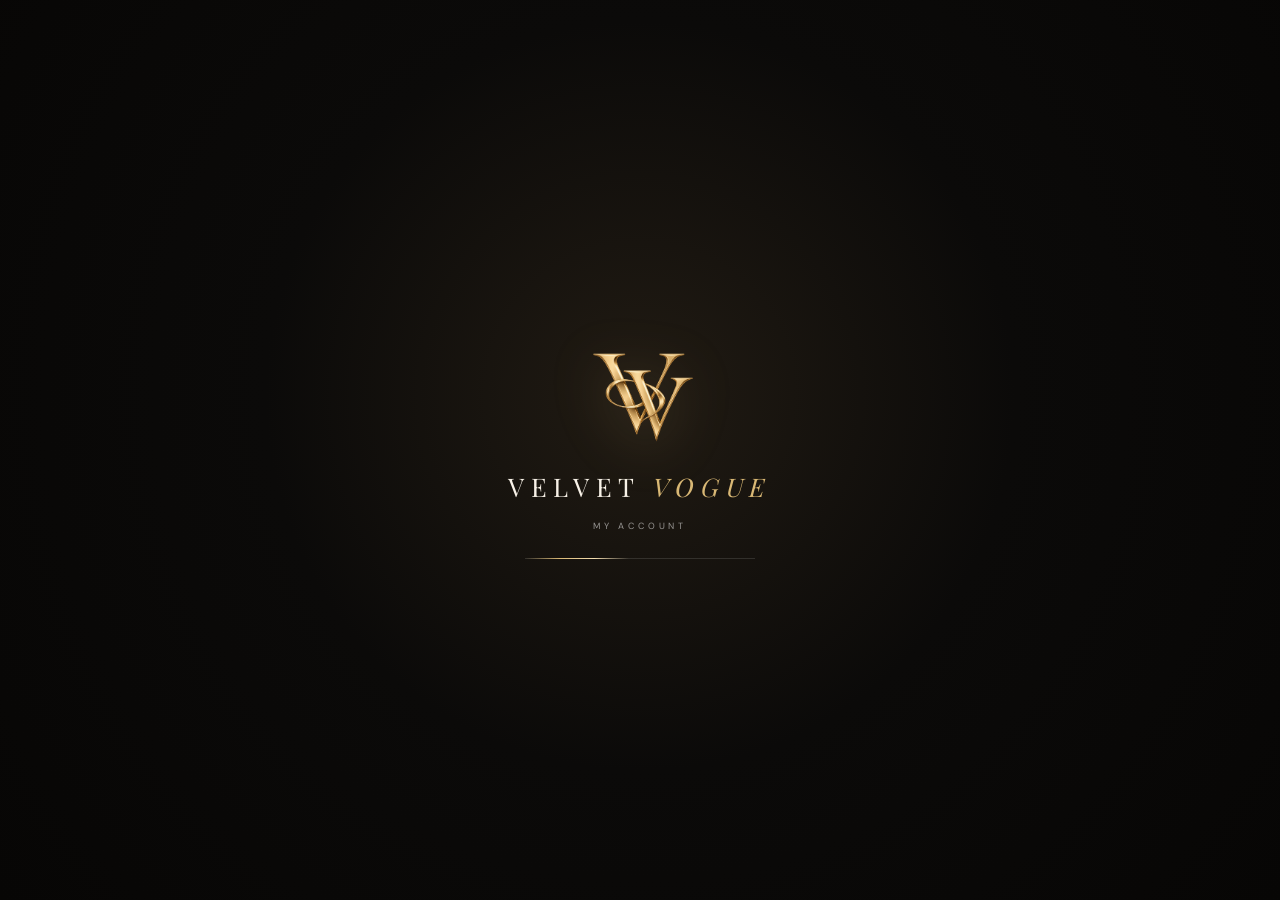
<file: account.html>
<!DOCTYPE html><html lang="en"><head><meta charset="UTF-8"/><meta name="viewport" content="width=device-width,initial-scale=1"/><title>My Account — Velvet Vogue</title><link href="https://fonts.googleapis.com/css2?family=Playfair+Display:ital,wght@0,400;1,400&family=DM+Sans:wght@300;400;500&display=swap" rel="stylesheet"/><link rel="stylesheet" href="style.css"/></head>
<body class="account-body"><div class="page-loader" aria-hidden="true"><div class="loader-mark">VELVET <i>VOGUE</i></div><div class="loader-line"><span></span></div></div><div class="luxury-grain"></div>
<main class="account-page"><section class="account-visual"><video autoplay muted loop playsinline preload="auto"><source src="./video.mp4" type="video/mp4"/></video><div class="account-visual-shade"></div><a href="index.html" class="account-logo">VELVET <span>VOGUE</span></a><div class="account-quote"><p>Private client services</p><h1>Your world,<br/><em>considered.</em></h1><span>Early access · Private appointments · Personal curation</span></div></section>
<section class="account-panel"><a href="index.html" class="account-close" aria-label="Return to boutique">&times;</a><div id="accountAuth"><p class="bag-kicker">The private circle</p><h2>Welcome <em>back</em></h2><div class="account-tabs" role="tablist"><button class="active" type="button" data-account-tab="signin" data-form="signInForm">Sign in</button><button type="button" data-account-tab="register" data-form="registerForm">Create account</button><button type="button" data-account-tab="admin" data-form="adminForm">Admin access</button></div>
<form id="signInForm" class="account-form active"><label><span>Email address</span><input type="email" name="email" autocomplete="email" required/></label><label><span>Password</span><input type="password" name="password" autocomplete="current-password" minlength="6" required/></label><div class="account-options"><label><input type="checkbox"/> Remember me</label><button type="button" id="forgotPassword">Forgot password?</button></div><button class="account-submit" type="submit">Enter your account</button></form>
<form id="registerForm" class="account-form"><div class="account-name-grid"><label><span>First name</span><input name="firstName" autocomplete="given-name" required/></label><label><span>Last name</span><input name="lastName" autocomplete="family-name" required/></label></div><label><span>Email address</span><input type="email" name="email" autocomplete="email" required/></label><label><span>Create password</span><input type="password" name="password" autocomplete="new-password" minlength="6" required/></label><label class="account-consent"><input type="checkbox" required/><span>I agree to receive private collection news and accept the terms.</span></label><button class="account-submit" type="submit">Join the private circle</button></form><form id="adminForm" class="account-form admin-access-form"><div class="admin-access-note"><span>&#9671;</span><p><b>House administration</b>Authorised personnel only. Manage products and boutique settings.</p></div><label><span>Admin username</span><input name="username" autocomplete="username" required/></label><label><span>Admin password</span><input type="password" name="password" autocomplete="current-password" required/></label><button class="account-submit" type="submit">Enter administration</button></form><p id="accountMessage" class="account-message" role="status"></p></div>
<div id="accountProfile" class="account-profile" hidden><p class="bag-kicker">Private client</p><h2>Welcome, <em id="profileName">Guest</em></h2><p id="profileEmail"></p><div class="profile-grid"><a href="bag.html"><span>01</span><b>My bag</b><small>Review your selection</small></a><a href="#"><span>02</span><b>Orders</b><small>Your order history</small></a><a href="#"><span>03</span><b>Appointments</b><small>Book a private consultation</small></a><a href="#"><span>04</span><b>Details</b><small>Delivery and preferences</small></a></div><button id="signOutButton" class="account-signout">Sign out</button></div></section></main>
<script src="auth.js"></script><script src="account.js"></script><script src="loader.js"></script></body></html>
</file>
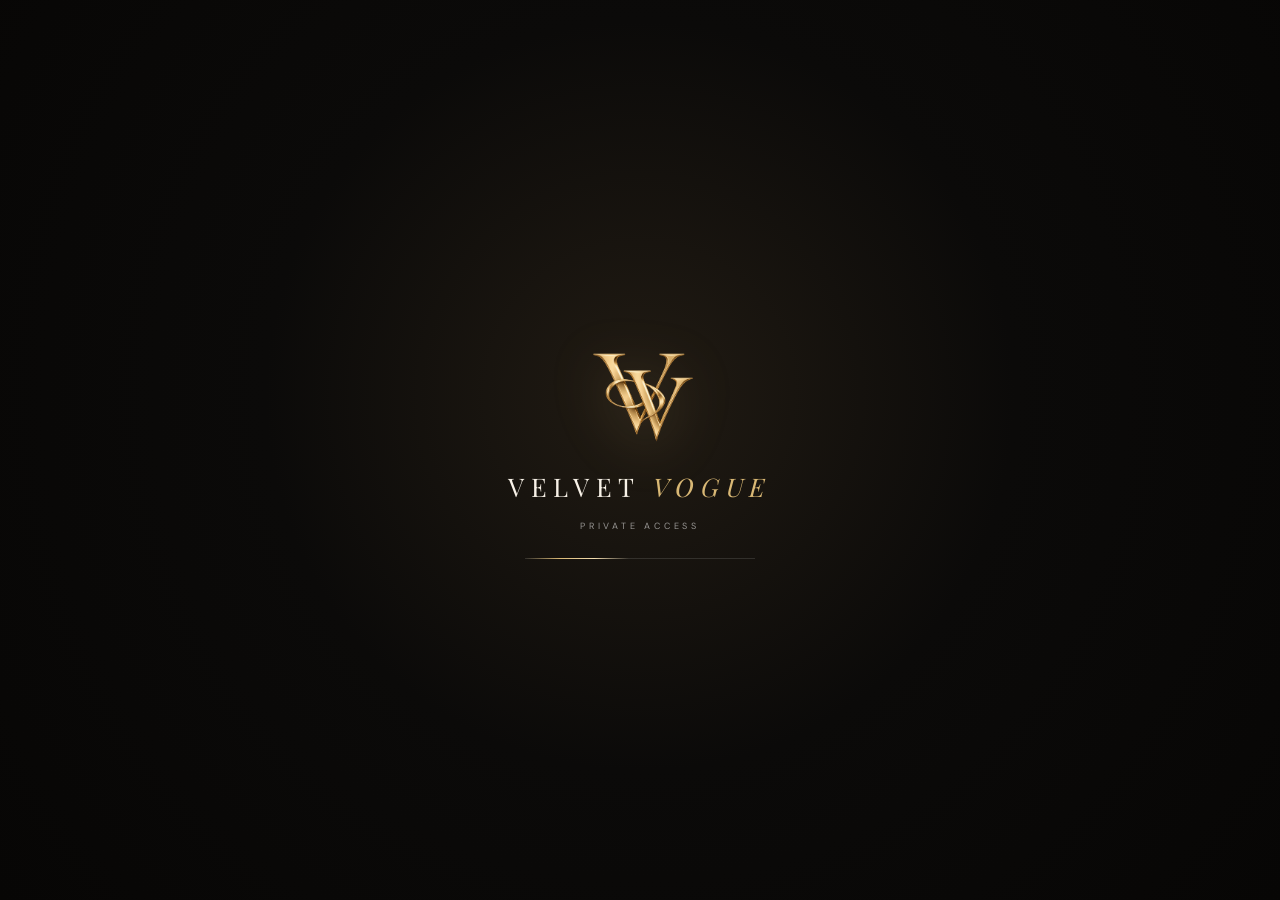
<file: admin-login.html>
<!DOCTYPE html>
<html lang="en">
<head>
<meta charset="UTF-8"/>
<meta name="viewport" content="width=device-width, initial-scale=1.0"/>
<title>VELVET VOGUE — Admin Login</title>
<link href="https://fonts.googleapis.com/css2?family=Playfair+Display:ital,wght@0,400;0,500;1,400;1,500&family=DM+Sans:wght@300;400;500&display=swap" rel="stylesheet"/>
<link rel="stylesheet" href="style.css"/>
<link rel="stylesheet" href="admin.css"/>
<style>
  body.login-body {
    cursor: auto; min-height: 100vh;
    display: flex; align-items: center; justify-content: center;
    background: var(--ink);
    background-image: linear-gradient(rgba(17,16,16,.82), rgba(17,16,16,.88)),
      url('https://images.unsplash.com/photo-1558618666-fcd25c85cd64?w=1600&q=80');
    background-size: cover; background-position: center;
  }
  .login-card {
    width: 380px; max-width: 90vw; background: var(--white);
    padding: 44px 38px; box-shadow: var(--shadow-md);
  }
  .login-logo { text-align: center; margin-bottom: 6px; }
  .login-logo a { font-family: 'Playfair Display', serif; font-size: 24px; letter-spacing: .22em; color: var(--ink); text-decoration: none; }
  .login-logo span { color: var(--gold); }
  .login-tag {
    text-align: center; font-size: 10px; letter-spacing: .25em; text-transform: uppercase;
    opacity: .45; margin-bottom: 32px;
  }
  .login-field { display: flex; flex-direction: column; gap: 6px; margin-bottom: 18px; }
  .login-field label { font-size: 10px; letter-spacing: .14em; text-transform: uppercase; opacity: .55; }
  .login-field input {
    padding: 12px 14px; border: 1px solid var(--sand); background: var(--off);
    font-family: 'DM Sans'; font-size: 14px; outline: none; transition: border-color .2s;
  }
  .login-field input:focus { border-color: var(--gold); }
  .login-error {
    font-size: 12px; color: var(--rust); background: rgba(160,67,42,.08);
    padding: 10px 12px; margin-bottom: 16px; display: none;
  }
  .login-error.show { display: block; }
  .login-btn {
    width: 100%; padding: 13px; background: var(--ink); color: var(--white);
    border: none; cursor: pointer; font-family: 'DM Sans'; font-size: 11px;
    letter-spacing: .2em; text-transform: uppercase; transition: background .2s;
  }
  .login-btn:hover { background: var(--gold); }
  .login-back { text-align: center; margin-top: 22px; }
  .login-back a { font-size: 11px; color: var(--ink); opacity: .5; text-decoration: none; letter-spacing: .08em; }
  .login-back a:hover { opacity: 1; color: var(--gold); }
  .login-hint { font-size: 11px; opacity: .35; text-align: center; margin-top: 14px; line-height: 1.6; }
</style>
</head>
<body class="login-body">
<div class="page-loader" aria-hidden="true"><div class="loader-mark">VELVET <i>VOGUE</i></div><div class="loader-line"><span></span></div></div>

<div class="login-card">
  <div class="login-logo"><a href="index.html">VELVET<span> VOGUE</span></a></div>
  <p class="login-tag">Admin Access</p>

  <div class="login-error" id="loginError">Incorrect username or password.</div>

  <form id="loginForm" onsubmit="handleLoginSubmit(event)">
    <div class="login-field">
      <label>Username</label>
      <input type="text" id="loginUser" autocomplete="username" required autofocus/>
    </div>
    <div class="login-field">
      <label>Password</label>
      <input type="password" id="loginPass" autocomplete="current-password" required/>
    </div>
    <button type="submit" class="login-btn">Log In</button>
  </form>

  <div class="login-back"><a href="index.html">← Back to Store</a></div>
</div>

<script src="auth.js"></script>
<script src="loader.js"></script>
<script>
  // Already logged in? skip straight to admin.
  if (veloIsLoggedIn()) window.location.href = 'admin.html';

  function handleLoginSubmit(e) {
    e.preventDefault();
    const user = document.getElementById('loginUser').value;
    const pass = document.getElementById('loginPass').value;
    const errorEl = document.getElementById('loginError');

    if (veloLogin(user, pass)) {
      window.location.href = 'admin.html';
    } else {
      errorEl.classList.add('show');
      document.getElementById('loginPass').value = '';
      document.getElementById('loginPass').focus();
    }
  }
</script>
</body>
</html>
</file>
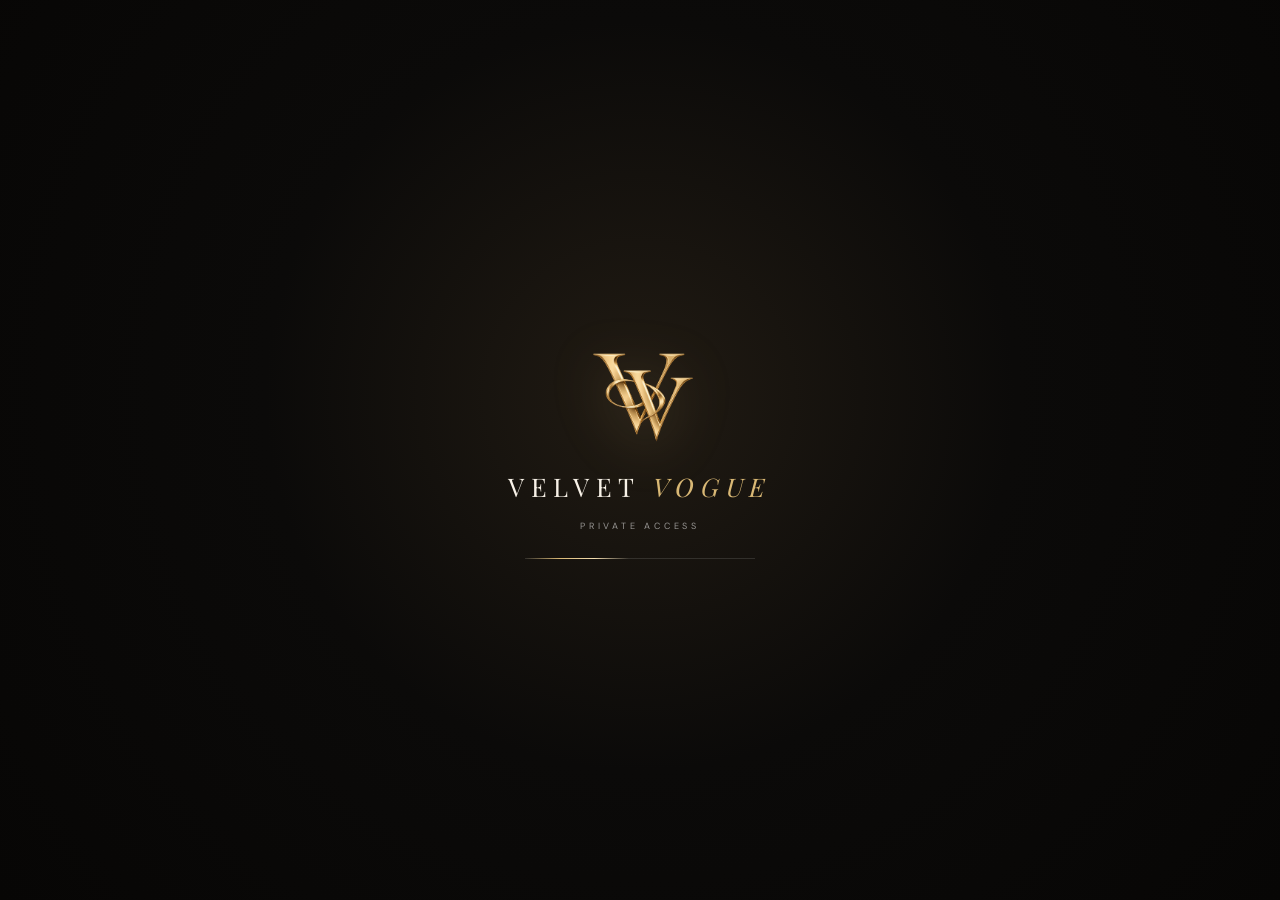
<file: admin.html>
<!DOCTYPE html>
<html lang="en">
<head>
<meta charset="UTF-8"/>
<meta name="viewport" content="width=device-width, initial-scale=1.0"/>
<title>VELVET VOGUE — Admin</title>
<link href="https://fonts.googleapis.com/css2?family=Playfair+Display:ital,wght@0,400;0,500;1,400;1,500&family=DM+Sans:wght@300;400;500&display=swap" rel="stylesheet"/>
<link rel="stylesheet" href="style.css"/>
<link rel="stylesheet" href="admin.css"/>
</head>
<body class="admin-body">
<div class="page-loader" aria-hidden="true"><div class="loader-mark">VELVET <i>VOGUE</i></div><div class="loader-line"><span></span></div></div>
<script src="auth.js"></script>
<script>veloRequireLogin();</script>

<nav class="admin-nav">
  <div style="display:flex;align-items:center;">
    <a href="index.html" class="nav-logo">VELVET<span> VOGUE</span></a>
    <span class="admin-nav-tag">Admin</span>
  </div>
  <div class="admin-nav-right">
    <a href="index.html">← Back to Store</a>
    <a href="#" onclick="veloLogout();return false;">Log Out</a>
  </div>
</nav>

<div class="admin-shell">
  <div class="admin-header">
    <div>
      <h1>Product Management</h1>
      <p>Add, edit, and remove products. Changes appear on the Shop page instantly.</p>
    </div>
    <div class="admin-toolbar">
      <button class="admin-btn admin-btn-ghost" onclick="handleResetProducts()">Reset to Defaults</button>
      <button class="admin-btn admin-btn-primary" onclick="openProductForm()">+ Add Product</button>
    </div>
  </div>

  <div class="admin-stats" id="adminStats"></div>

  <div class="admin-table-wrap">
    <table class="admin-table">
      <thead>
        <tr>
          <th></th>
          <th>Product</th>
          <th>Category</th>
          <th>Price</th>
          <th>Badge</th>
          <th></th>
        </tr>
      </thead>
      <tbody id="adminTableBody"></tbody>
    </table>
    <div class="admin-empty" id="adminEmpty" style="display:none">No products yet — add your first one.</div>
  </div>
</div>

<!-- PRODUCT FORM MODAL -->
<div class="admin-modal-bg" id="adminModalBg" onclick="closeProductForm()"></div>
<div class="admin-modal" id="adminModal">
  <button class="admin-modal-close" onclick="closeProductForm()">✕</button>
  <h2 id="adminFormTitle">Add Product</h2>
  <form class="admin-form-grid" id="adminForm" onsubmit="handleFormSubmit(event)">
    <input type="hidden" id="f-id"/>

    <div class="admin-field full">
      <label>Product Name</label>
      <input type="text" id="f-name" required placeholder="e.g. Silk Wrap Dress"/>
    </div>

    <div class="admin-field">
      <label>Category</label>
      <select id="f-category">
        <option>Dresses</option>
        <option>Outerwear</option>
        <option>Tops</option>
        <option>Trousers</option>
        <option>Skirts</option>
        <option>Accessories</option>
      </select>
    </div>

    <div class="admin-field">
      <label>Material</label>
      <input type="text" id="f-material" placeholder="e.g. Mulberry Silk"/>
    </div>

    <div class="admin-field">
      <label>Price ($)</label>
      <input type="number" id="f-price" required min="0" step="1"/>
    </div>

    <div class="admin-field">
      <label>Original Price (optional)</label>
      <input type="number" id="f-oldprice" min="0" step="1" placeholder="Leave blank if not on sale"/>
    </div>

    <div class="admin-field">
      <label>Badge</label>
      <select id="f-badgetype" onchange="onBadgeTypeChange()">
        <option value="none">None</option>
        <option value="new">New</option>
        <option value="sale">Sale</option>
        <option value="limited">Limited</option>
      </select>
    </div>

    <div class="admin-field">
      <label>Badge Label</label>
      <input type="text" id="f-badgelabel" placeholder="e.g. New, −25%, Exclusive"/>
    </div>

    <div class="admin-field full">
      <label>Main Image URL</label>
      <input type="text" id="f-img" placeholder="https://..."/>
    </div>

    <div class="admin-field full">
      <label>Hover / Alt Image URL</label>
      <input type="text" id="f-imgalt" placeholder="https://..."/>
    </div>

    <div class="admin-field">
      <label>Sizes (comma separated)</label>
      <input type="text" id="f-sizes" placeholder="XS, S, M, L"/>
    </div>

    <div class="admin-field">
      <label>Colors (hex, comma separated)</label>
      <input type="text" id="f-colors" placeholder="#1C1C1C, #C4A882"/>
    </div>

    <div class="admin-field full" style="flex-direction:row;align-items:center;gap:8px;">
      <input type="checkbox" id="f-isnew" style="width:auto;"/>
      <label style="text-transform:none;font-size:12px;opacity:.8;">Mark as part of "New In" collection</label>
    </div>

    <div class="admin-form-actions">
      <button type="button" class="admin-btn admin-btn-ghost" onclick="closeProductForm()">Cancel</button>
      <button type="submit" class="admin-btn admin-btn-primary" id="adminFormSubmitBtn">Save Product</button>
    </div>
  </form>
</div>

<div class="toast" id="toast"></div>

<script src="products-data.js"></script>
<script src="admin.js"></script>
<script src="loader.js"></script>
</body>
</html>
</file>
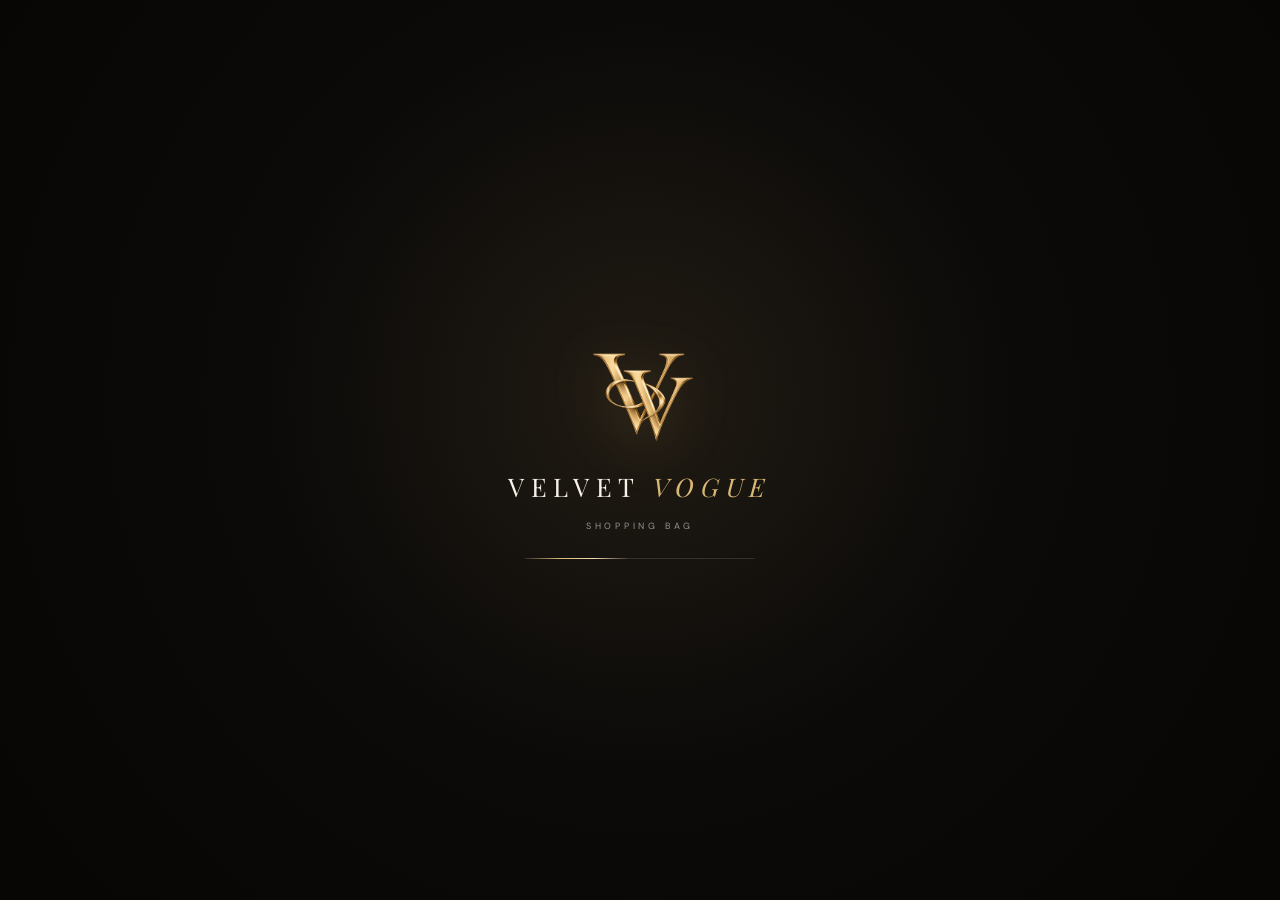
<file: bag.html>
<!DOCTYPE html><html lang="en"><head><meta charset="UTF-8"/><meta name="viewport" content="width=device-width,initial-scale=1"/><title>Your Bag — Velvet Vogue</title><link href="https://fonts.googleapis.com/css2?family=Playfair+Display:ital,wght@0,400;1,400&family=DM+Sans:wght@300;400;500&display=swap" rel="stylesheet"/><link rel="stylesheet" href="style.css"/></head>
<body class="bag-body"><div class="page-loader" aria-hidden="true"><div class="loader-mark">VELVET <i>VOGUE</i></div><div class="loader-line"><span></span></div></div><div class="luxury-grain"></div>
<header class="bag-nav"><a href="index.html" class="bag-logo">VELVET <span>VOGUE</span></a><a href="index.html" class="bag-return">&larr; Continue shopping</a></header>
<main class="bag-page"><section class="bag-list-section"><p class="bag-kicker">Your selection</p><h1>Shopping <em>Bag</em></h1><div class="bag-list-head"><span id="bagItemCount">0 pieces</span><span>Price</span></div><div id="bagList" class="bag-list"></div></section><aside class="bag-summary"><p class="bag-kicker">Order summary</p><div class="summary-row"><span>Subtotal</span><strong id="bagSubtotal">$0</strong></div><div class="summary-row"><span>Shipping</span><strong>Complimentary</strong></div><div class="summary-row"><span>Estimated duties</span><strong>At checkout</strong></div><div class="summary-total"><span>Total</span><strong id="bagTotal">$0</strong></div><button id="checkoutButton" class="bag-checkout">Proceed to checkout</button><p class="bag-assurance">Secure checkout · Complimentary returns within 30 days</p></aside></main>
<script src="bag.js"></script><script src="loader.js"></script></body></html>
</file>
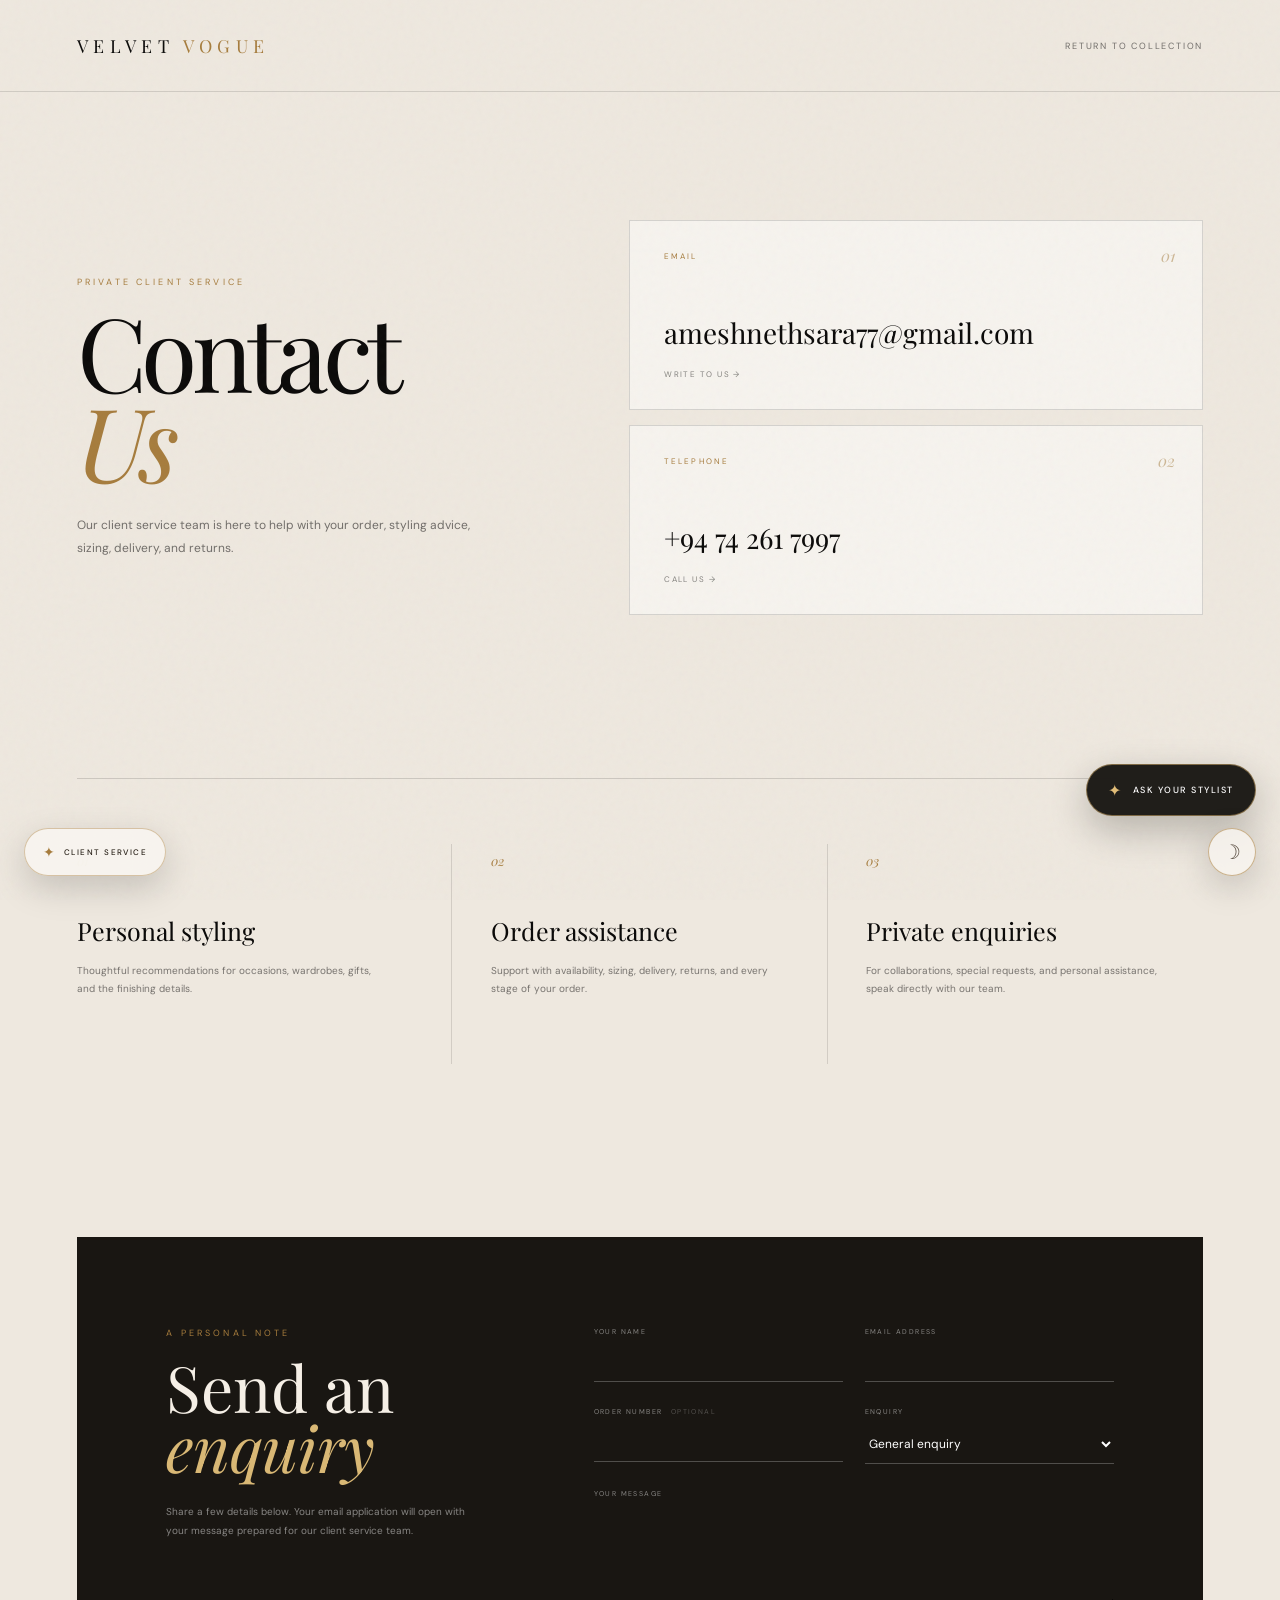
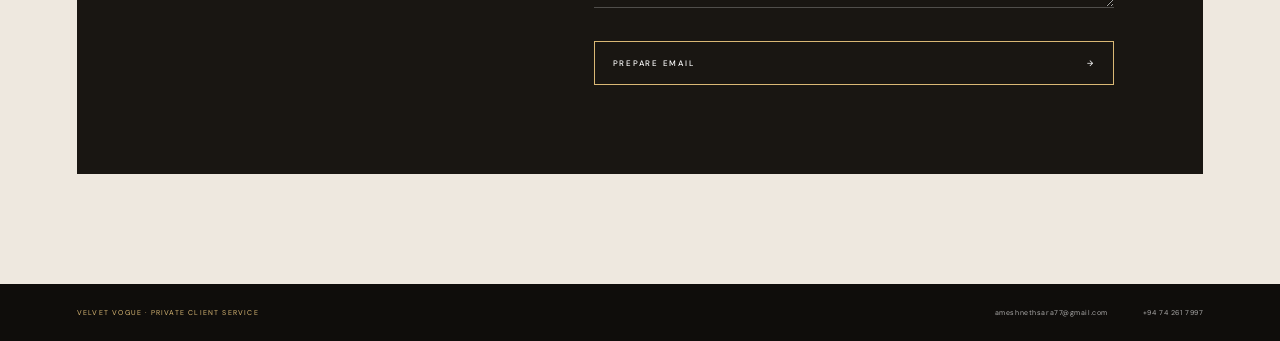
<file: contact.html>
<!DOCTYPE html>
<html lang="en">
<head>
  <meta charset="UTF-8"/>
  <meta name="viewport" content="width=device-width,initial-scale=1"/>
  <title>Contact Us — Velvet Vogue</title>
  <link href="https://fonts.googleapis.com/css2?family=Playfair+Display:ital,wght@0,400;1,400&family=DM+Sans:wght@300;400;500&display=swap" rel="stylesheet"/>
  <link rel="stylesheet" href="style.css"/>
</head>
<body class="contact-body">
  <div class="page-loader" aria-hidden="true"><div class="loader-mark">VELVET <i>VOGUE</i></div><div class="loader-line"><span></span></div></div>
  <div class="luxury-grain" aria-hidden="true"></div>
  <header class="bag-nav">
    <a href="index.html" class="bag-logo">VELVET <span>VOGUE</span></a>
    <a href="index.html" class="bag-return">Return to collection</a>
  </header>
  <main class="contact-page">
    <section class="contact-intro">
      <p class="bag-kicker">Private client service</p>
      <h1>Contact <em>Us</em></h1>
      <p>Our client service team is here to help with your order, styling advice, sizing, delivery, and returns.</p>
    </section>
    <section class="contact-details" aria-label="Contact details">
      <a href="mailto:ameshnethsara77@gmail.com" class="contact-card">
        <span>01</span><small>Email</small><strong>ameshnethsara77@gmail.com</strong><i>Write to us →</i>
      </a>
      <a href="tel:+94742617997" class="contact-card">
        <span>02</span><small>Telephone</small><strong>+94 74 261 7997</strong><i>Call us →</i>
      </a>
    </section>
    <section class="contact-services" aria-label="Client services">
      <div><span>01</span><h2>Personal styling</h2><p>Thoughtful recommendations for occasions, wardrobes, gifts, and the finishing details.</p></div>
      <div><span>02</span><h2>Order assistance</h2><p>Support with availability, sizing, delivery, returns, and every stage of your order.</p></div>
      <div><span>03</span><h2>Private enquiries</h2><p>For collaborations, special requests, and personal assistance, speak directly with our team.</p></div>
    </section>
    <section class="contact-form-section">
      <div class="contact-form-copy"><p class="bag-kicker">A personal note</p><h2>Send an <em>enquiry</em></h2><p>Share a few details below. Your email application will open with your message prepared for our client service team.</p></div>
      <form class="contact-form" id="contactForm">
        <label><span>Your name</span><input name="name" autocomplete="name" required/></label>
        <label><span>Email address</span><input name="email" type="email" autocomplete="email" required/></label>
        <label><span>Order number <i>Optional</i></span><input name="order" autocomplete="off"/></label>
        <label><span>Enquiry</span><select name="subject"><option>General enquiry</option><option>Order assistance</option><option>Styling and sizing</option><option>Delivery and returns</option><option>Partnership</option></select></label>
        <label class="contact-form-message"><span>Your message</span><textarea name="message" rows="5" required></textarea></label>
        <button type="submit">Prepare email <span>→</span></button>
      </form>
    </section>
  </main>
  <footer class="contact-footer"><span>VELVET VOGUE · PRIVATE CLIENT SERVICE</span><a href="mailto:ameshnethsara77@gmail.com">ameshnethsara77@gmail.com</a><a href="tel:+94742617997">+94 74 261 7997</a></footer>
  <script src="contact.js"></script>
  <script src="loader.js"></script>
</body>
</html>
</file>
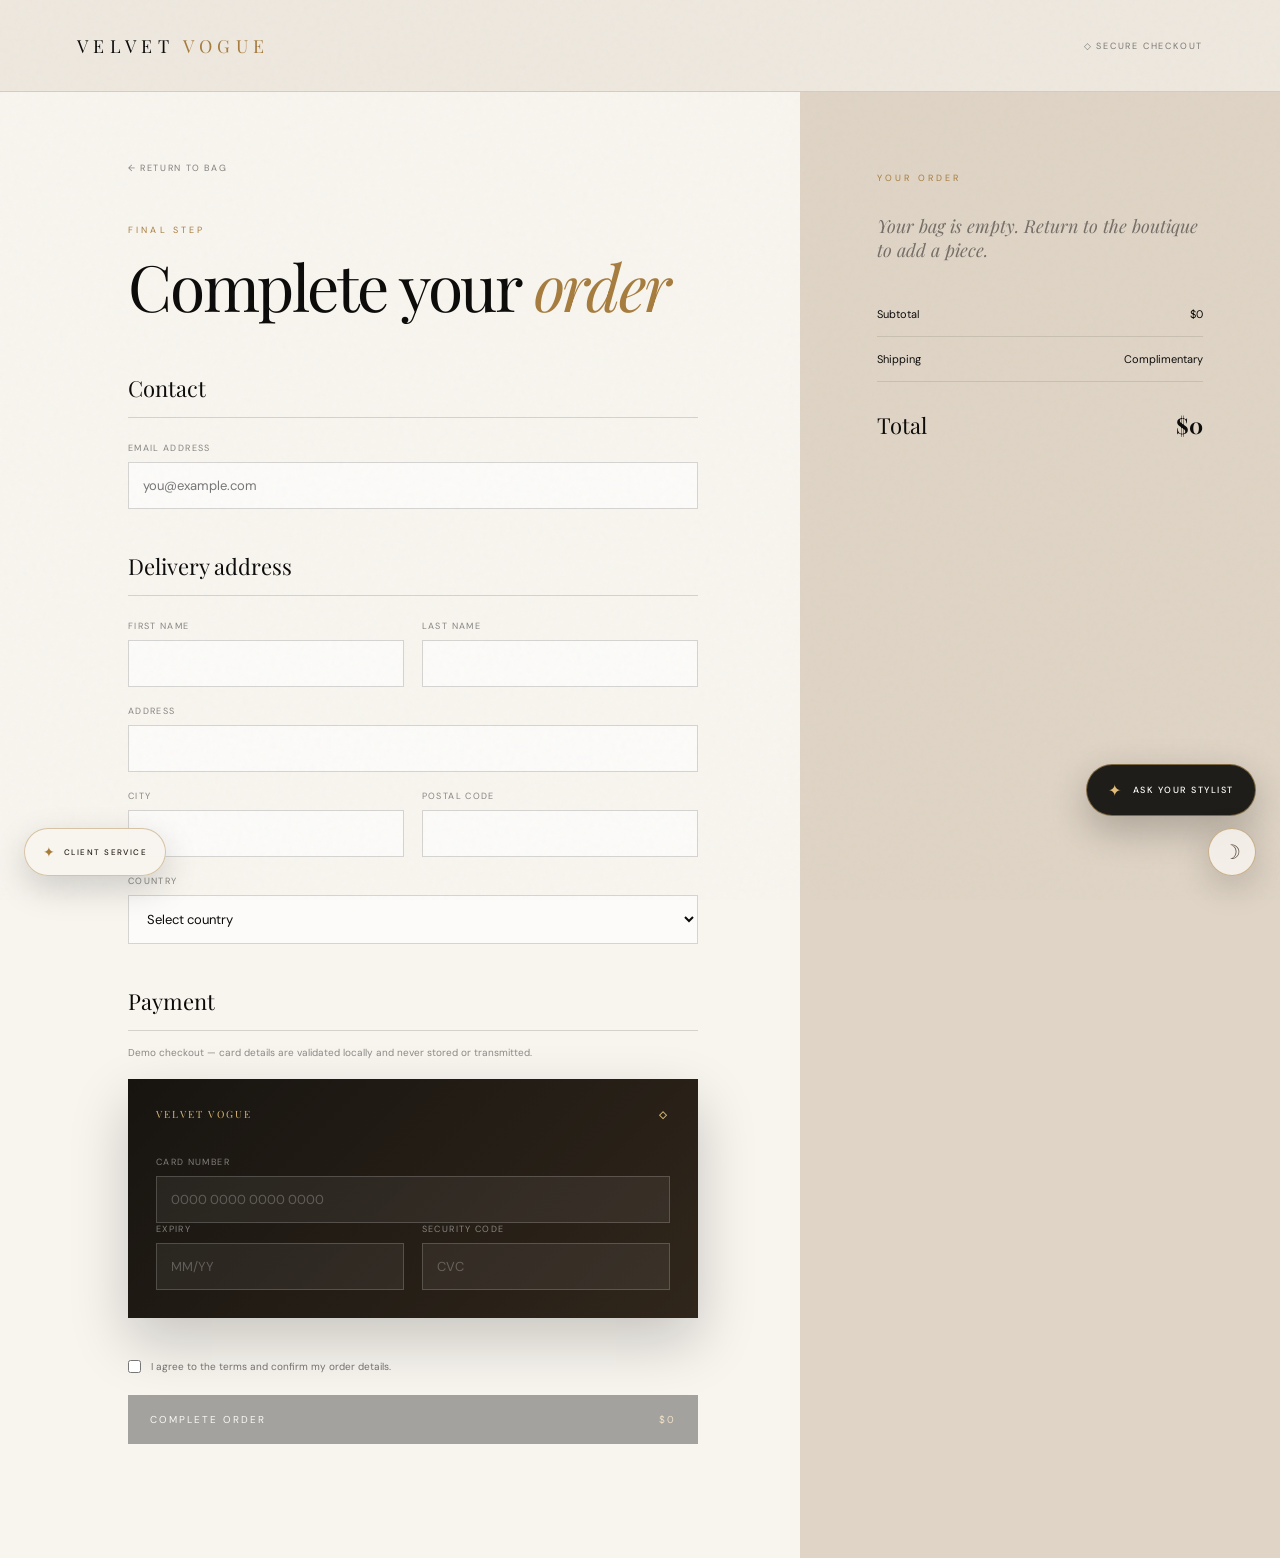
<file: payment.html>
<!DOCTYPE html><html lang="en"><head><meta charset="UTF-8"/><meta name="viewport" content="width=device-width,initial-scale=1"/><title>Secure Checkout — Velvet Vogue</title><link href="https://fonts.googleapis.com/css2?family=Playfair+Display:ital,wght@0,400;1,400&family=DM+Sans:wght@300;400;500&display=swap" rel="stylesheet"/><link rel="stylesheet" href="style.css"/></head>
<body class="payment-body"><div class="page-loader" aria-hidden="true"><div class="loader-mark">VELVET <i>VOGUE</i></div><div class="loader-line"><span></span></div></div><div class="luxury-grain"></div>
<header class="payment-nav"><a href="index.html" class="bag-logo">VELVET <span>VOGUE</span></a><div class="payment-secure">&#9671; Secure checkout</div></header>
<main class="payment-page">
  <section class="payment-form-side"><a href="bag.html" class="payment-back">&larr; Return to bag</a><p class="bag-kicker">Final step</p><h1>Complete your <em>order</em></h1>
    <form id="paymentForm" novalidate>
      <fieldset><legend>Contact</legend><label class="pay-field pay-wide"><span>Email address</span><input type="email" name="email" autocomplete="email" placeholder="you@example.com" required/></label></fieldset>
      <fieldset><legend>Delivery address</legend><div class="pay-grid"><label class="pay-field"><span>First name</span><input name="firstName" autocomplete="given-name" required/></label><label class="pay-field"><span>Last name</span><input name="lastName" autocomplete="family-name" required/></label><label class="pay-field pay-wide"><span>Address</span><input name="address" autocomplete="street-address" required/></label><label class="pay-field"><span>City</span><input name="city" autocomplete="address-level2" required/></label><label class="pay-field"><span>Postal code</span><input name="postal" autocomplete="postal-code" required/></label><label class="pay-field pay-wide"><span>Country</span><select name="country" required><option value="">Select country</option><option>Sri Lanka</option><option>United Kingdom</option><option>France</option><option>Italy</option><option>United States</option></select></label></div></fieldset>
      <fieldset><legend>Payment</legend><p class="payment-note">Demo checkout — card details are validated locally and never stored or transmitted.</p><div class="pay-card"><div class="pay-card-top"><span>VELVET VOGUE</span><b>&#9671;</b></div><label class="pay-field pay-wide"><span>Card number</span><input id="cardNumber" inputmode="numeric" autocomplete="cc-number" maxlength="19" placeholder="0000 0000 0000 0000" required/></label><div class="pay-grid"><label class="pay-field"><span>Expiry</span><input id="cardExpiry" inputmode="numeric" autocomplete="cc-exp" maxlength="5" placeholder="MM/YY" required/></label><label class="pay-field"><span>Security code</span><input id="cardCvc" inputmode="numeric" autocomplete="cc-csc" maxlength="4" placeholder="CVC" required/></label></div></div></fieldset>
      <label class="pay-consent"><input type="checkbox" required/> <span>I agree to the terms and confirm my order details.</span></label><button class="payment-submit" id="paymentSubmit" type="submit">Complete order <span id="payButtonTotal">$0</span></button><p class="form-error" id="paymentError" role="alert"></p>
    </form>
  </section>
  <aside class="payment-summary"><p class="bag-kicker">Your order</p><div id="paymentItems" class="payment-items"></div><div class="summary-row"><span>Subtotal</span><strong id="paymentSubtotal">$0</strong></div><div class="summary-row"><span>Shipping</span><strong>Complimentary</strong></div><div class="summary-total"><span>Total</span><strong id="paymentTotal">$0</strong></div></aside>
</main>
<div class="order-confirmation" id="orderConfirmation" aria-hidden="true"><div><span class="confirmation-mark">&#10003;</span><p class="bag-kicker">Order received</p><h2>Thank you for your <em>order</em></h2><p>Your private order reference is <strong id="orderReference"></strong>. A confirmation would normally be sent to your email.</p><a href="index.html">Return to the boutique</a></div></div>
<script src="payment.js"></script><script src="loader.js"></script></body></html>
</file>
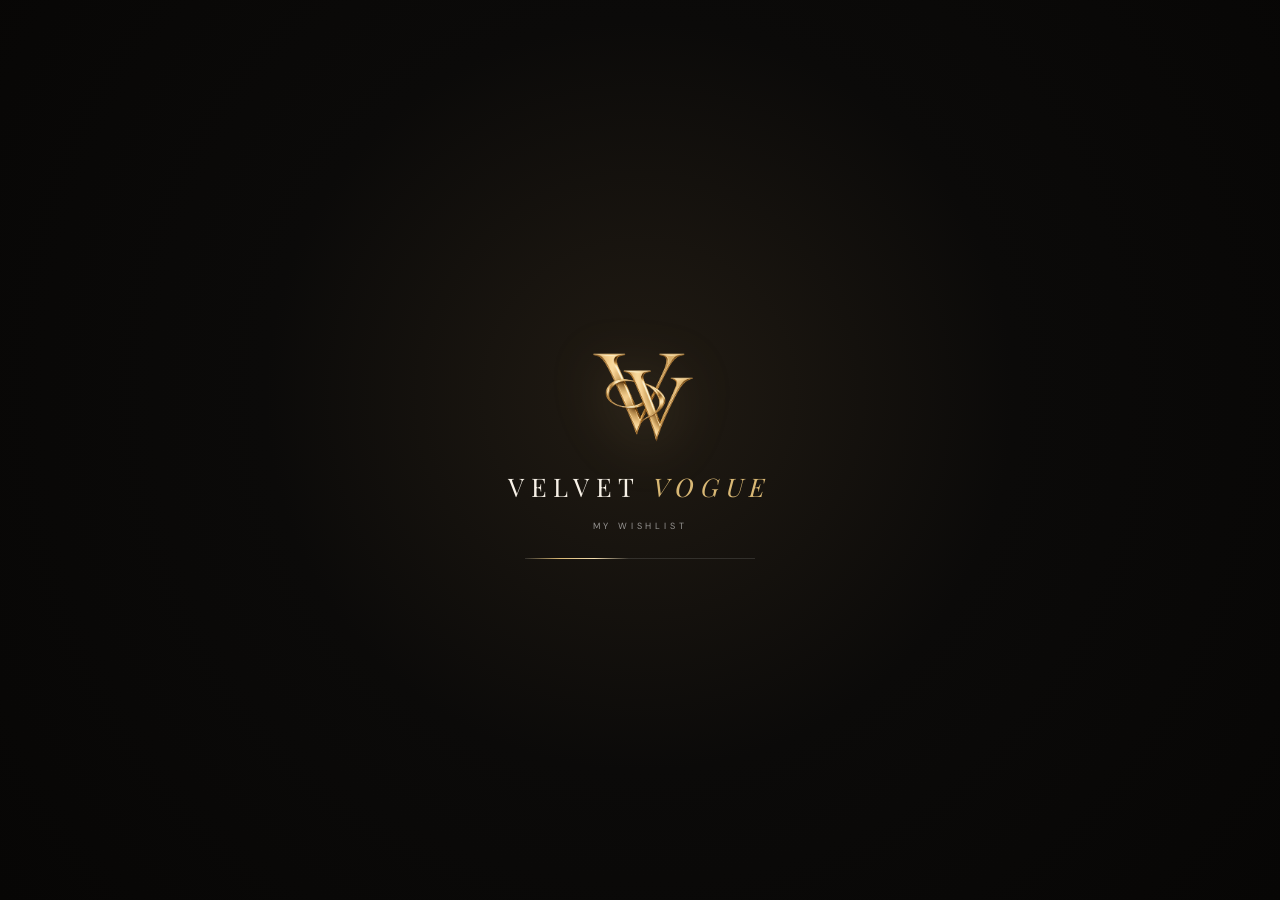
<file: wishlist.html>
<!DOCTYPE html><html lang="en"><head><meta charset="UTF-8"/><meta name="viewport" content="width=device-width,initial-scale=1"/><title>My Wishlist — Velvet Vogue</title><link href="https://fonts.googleapis.com/css2?family=Playfair+Display:ital,wght@0,400;1,400&family=DM+Sans:wght@300;400;500&display=swap" rel="stylesheet"/><link rel="stylesheet" href="style.css"/></head><body class="wishlist-body"><div class="page-loader" aria-hidden="true"><div class="loader-mark">VELVET <i>VOGUE</i></div><div class="loader-line"><span></span></div></div><div class="luxury-grain"></div><header class="bag-nav"><a href="index.html" class="bag-logo">VELVET <span>VOGUE</span></a><div class="wishlist-nav-actions"><a href="index.html">Continue shopping</a><a href="bag.html">View bag</a></div></header><main class="wishlist-page"><div class="wishlist-heading"><p class="bag-kicker">Your private edit</p><h1>Saved <em>pieces</em></h1><p id="wishlistCount">0 pieces</p></div><div id="wishlistGrid" class="wishlist-grid"></div></main><div class="toast" id="toast"></div><script src="products-data.js"></script><script src="wishlist.js"></script><script src="loader.js"></script></body></html>
</file>
<file: style.css>
/* ══════════════════════════════════
   RESET & ROOT
══════════════════════════════════ */
*, *::before, *::after { box-sizing: border-box; margin: 0; padding: 0; }
:root {
  --ink:      #111010;
  --off:      #F9F6F1;
  --sand:     #E8DDD0;
  --taupe:    #C2AFA0;
  --gold:     #C8974A;
  --gold2:    #E8B86D;
  --blush:    #D9B8A8;
  --sage:     #8A9E88;
  --rust:     #A0432A;
  --white:    #FEFDFB;
  --shadow-sm: 0 4px 24px rgba(17,16,16,.07);
  --shadow-md: 0 12px 48px rgba(17,16,16,.12);
  --r: 2px;
  --transition: .45s cubic-bezier(.25,.46,.45,.94);
}

html { scroll-behavior: smooth; }
body {
  background: var(--off);
  color: var(--ink);
  font-family: 'DM Sans', sans-serif;
  font-size: 14px;
  overflow-x: hidden;
  cursor: none;
}

/* GLOBAL USABILITY */
a,button,input,select,textarea { -webkit-tap-highlight-color: transparent; }
button,input,select,textarea { font: inherit; }
button:focus-visible,a:focus-visible,input:focus-visible,select:focus-visible,textarea:focus-visible { outline: 2px solid var(--gold2); outline-offset: 4px; }
button:disabled { cursor: not-allowed; }
img { max-width: 100%; }
.mobile-menu-toggle { display: none; }
.back-to-top { position: fixed; z-index: 9400; right: 27px; bottom: 84px; width: 42px; height: 42px; border: 1px solid rgba(166,124,61,.48); border-radius: 50%; background: rgba(248,245,239,.78); color: #1a1713; box-shadow: 0 8px 28px rgba(0,0,0,.13); backdrop-filter: blur(12px); opacity: 0; visibility: hidden; transform: translateY(12px); cursor: pointer; transition: .35s var(--ease-luxe); }
.back-to-top.show { opacity: 1; visibility: visible; transform: translateY(0); }
.back-to-top:hover { color: white; border-color: var(--gold); background: var(--gold); transform: translateY(-3px); }
html[data-theme="dark"] .back-to-top { background: rgba(20,18,15,.82); color: #f3ede4; }

/* ── CUSTOM CURSOR ── */
.cursor {
  position: fixed; top: 0; left: 0; z-index: 9999;
  width: 10px; height: 10px; border-radius: 50%;
  background: var(--gold); pointer-events: none;
  transform: translate(-50%,-50%);
  transition: width .2s, height .2s, background .2s;
  mix-blend-mode: multiply;
}
.cursor-ring {
  position: fixed; top: 0; left: 0; z-index: 9998;
  width: 36px; height: 36px; border-radius: 50%;
  border: 1px solid var(--gold); pointer-events: none;
  transform: translate(-50%,-50%);
  transition: transform .12s ease, width .3s, height .3s;
}

/* ══════════════════════════════════
   NAV
══════════════════════════════════ */
nav {
  position: fixed; top: 0; left: 0; right: 0; z-index: 500;
  display: flex; align-items: center; justify-content: space-between;
  padding: 0 52px; height: 72px;
  background: rgba(249,246,241,0.82);
  backdrop-filter: blur(18px) saturate(180%);
  border-bottom: 1px solid rgba(194,175,160,.2);
  transition: background .3s;
}
.nav-logo {
  font-family: 'Playfair Display', serif;
  font-size: 22px; letter-spacing: .22em; font-weight: 400;
  color: var(--ink); text-decoration: none;
}
.nav-logo span { color: var(--gold); }
.nav-links { display: flex; gap: 38px; list-style: none; }
.nav-links a {
  text-decoration: none; color: var(--ink); opacity: .55;
  font-size: 11px; letter-spacing: .16em; text-transform: uppercase;
  transition: opacity .25s, color .25s;
  position: relative;
}
.nav-links a::after {
  content: ''; position: absolute; bottom: -3px; left: 0;
  width: 0; height: 1px; background: var(--gold);
  transition: width .3s;
}
.nav-links a:hover,
.nav-links a.active { opacity: 1; color: var(--ink); }
.nav-links a:hover::after,
.nav-links a.active::after { width: 100%; }
.nav-right { display: flex; gap: 18px; align-items: center; }
.top-search { width: clamp(150px,15vw,230px); height: 34px; display: flex; align-items: center; border-bottom: 1px solid rgba(255,255,255,.48); transition: border-color .3s,width .4s var(--ease-luxe); }
.top-search:focus-within { width: clamp(190px,18vw,270px); border-color: var(--gold2); }
.top-search input { width: 100%; min-width: 0; padding: 7px 5px 7px 0; border: 0; outline: 0; background: transparent; color: white; font: 11px 'DM Sans',sans-serif; letter-spacing: .05em; }
.top-search input::placeholder { color: rgba(255,255,255,.58); }.top-search input::-webkit-search-cancel-button { filter: invert(1); opacity: .6; }
.top-search button { padding: 6px 0 6px 10px; border: 0; background: transparent; color: var(--gold2); font: 8px 'DM Sans',sans-serif; letter-spacing: .18em; text-transform: uppercase; cursor: pointer; }
.nav-btn {
  background: none; border: none; cursor: pointer;
  font-size: 17px; color: var(--ink); opacity: .6;
  transition: opacity .2s; position: relative; padding: 4px;
}
.nav-btn:hover { opacity: 1; }
.account-icon-btn { width: 31px; height: 31px; display: grid; place-items: center; border: 1px solid rgba(255,255,255,.24); border-radius: 50%; padding: 0; opacity: .78; transition: opacity .3s,border-color .3s,background .3s,transform .35s var(--ease-luxe); }
.account-icon { width: 18px; height: 18px; overflow: visible; fill: none; stroke: currentColor; stroke-width: 1.25; stroke-linecap: round; stroke-linejoin: round; }
.account-icon-btn:hover { opacity: 1; color: var(--gold2); border-color: var(--gold2); background: rgba(217,184,117,.1); transform: translateY(-2px); }
nav.nav-scrolled .account-icon-btn { border-color: rgba(255,255,255,.25); }
.wishlist-icon-btn { position: relative; width: 31px; height: 31px; display: grid; place-items: center; border: 1px solid rgba(255,255,255,.24); border-radius: 50%; padding: 0; opacity: .78; transition: opacity .3s,border-color .3s,background .3s,transform .35s var(--ease-luxe); }
.wishlist-icon { width: 16px; height: 16px; fill: none; stroke: currentColor; stroke-width: 1.3; stroke-linecap: round; stroke-linejoin: round; transition: fill .3s,stroke .3s,transform .35s var(--ease-luxe); }
.wishlist-icon-btn:hover { opacity: 1; color: var(--gold2); border-color: var(--gold2); background: rgba(217,184,117,.1); transform: translateY(-2px); }
.wishlist-icon-btn:hover .wishlist-icon { fill: rgba(217,184,117,.18); transform: scale(1.08); }
nav.nav-scrolled .wishlist-icon-btn { border-color: rgba(255,255,255,.25); }
.bag-icon-btn { position: relative; width: 31px; height: 31px; display: grid; place-items: center; border: 1px solid rgba(255,255,255,.24); border-radius: 50%; padding: 0; opacity: .78; transition: opacity .3s,border-color .3s,background .3s,transform .35s var(--ease-luxe); }
.bag-icon { width: 17px; height: 17px; fill: none; stroke: currentColor; stroke-width: 1.25; stroke-linecap: round; stroke-linejoin: round; transition: fill .3s,stroke .3s,transform .35s var(--ease-luxe); }
.bag-icon-btn:hover { opacity: 1; color: var(--gold2); border-color: var(--gold2); background: rgba(217,184,117,.1); transform: translateY(-2px); }
.bag-icon-btn:hover .bag-icon { fill: rgba(217,184,117,.12); transform: scale(1.06); }
nav.nav-scrolled .bag-icon-btn { border-color: rgba(255,255,255,.25); }
.cart-num {
  position: absolute; top: -2px; right: -6px;
  font-size: 9px; background: var(--ink); color: var(--white);
  border-radius: 10px; padding: 1px 5px; font-family: 'DM Sans';
}
.wish-num { position:absolute;top:-2px;right:-7px;min-width:15px;padding:1px 4px;border-radius:10px;background:var(--gold);color:white;font:9px 'DM Sans'; }

/* PRODUCT SEARCH */
.search-backdrop { position: fixed; inset: 0; z-index: 690; background: rgba(7,6,5,.06); opacity: 0; visibility: hidden; transition: opacity .45s ease, visibility .45s; }
.search-backdrop.open { opacity: 1; visibility: visible; }
.search-panel { position: fixed; z-index: 700; top: 0; left: 0; right: 0; min-height: 370px; max-height: min(82vh,720px); overflow-y: auto; padding: 40px 7vw 48px; background: linear-gradient(125deg, rgba(250,247,241,.3), rgba(225,214,199,.14)); color: var(--ink); border-bottom: 1px solid rgba(255,255,255,.38); backdrop-filter: blur(12px) saturate(125%); -webkit-backdrop-filter: blur(12px) saturate(125%); transform: translate3d(0,-105%,0); visibility: hidden; box-shadow: 0 25px 70px rgba(0,0,0,.1); transition: transform .72s cubic-bezier(.22,.78,.24,1), visibility .72s; will-change: transform; }
.search-panel.open { transform: translate3d(0,0,0); visibility: visible; }
.search-panel-top { display: flex; justify-content: space-between; align-items: center; margin-bottom: 45px; }
.search-label { color: var(--gold); font-size: 9px; letter-spacing: .34em; text-transform: uppercase; }
.search-close { width: 42px; height: 42px; border: 1px solid rgba(11,10,9,.18); border-radius: 50%; background: transparent; color: var(--ink); font: 300 25px/1 'DM Sans',sans-serif; cursor: pointer; transition: transform .35s, background .35s, color .35s; }
.search-close:hover { transform: rotate(90deg); background: var(--ink); color: white; }
.search-field-wrap { display: grid; grid-template-columns: auto 1fr auto; gap: 20px; align-items: center; padding-bottom: 18px; border-bottom: 1px solid rgba(11,10,9,.24); }
.search-symbol { font-size: 25px; color: var(--gold); }
.search-field { min-width: 0; border: 0; outline: 0; background: transparent; color: var(--ink); font: 400 clamp(26px,4vw,54px)/1.1 'Playfair Display',serif; }
.search-field::placeholder { color: rgba(11,10,9,.25); font-style: italic; }
.search-field::-webkit-search-cancel-button { display: none; }
.search-count { color: rgba(11,10,9,.4); font-size: 10px; letter-spacing: .15em; text-transform: uppercase; white-space: nowrap; }
.search-suggestions { display: flex; align-items: center; flex-wrap: wrap; gap: 10px; margin-top: 24px; }
.search-suggestions > span { margin-right: 10px; color: rgba(11,10,9,.38); font-size: 9px; letter-spacing: .2em; text-transform: uppercase; }
.search-suggestions button { border: 1px solid rgba(11,10,9,.16); border-radius: 50px; padding: 8px 15px; background: transparent; color: var(--ink); font: 10px 'DM Sans',sans-serif; letter-spacing: .08em; cursor: pointer; transition: .25s; }
.search-suggestions button:hover { color: white; border-color: var(--gold); background: var(--gold); }
.search-results { display: grid; grid-template-columns: repeat(4,minmax(0,1fr)); gap: 12px; margin-top: 26px; max-height: 230px; overflow-y: auto; }
.search-result { display: grid; grid-template-columns: 64px 1fr; gap: 14px; align-items: center; padding: 8px; border: 1px solid rgba(255,255,255,.32); background: rgba(255,255,255,.12); backdrop-filter: blur(6px); cursor: pointer; transition: transform .25s, background .25s; }
.search-result:hover { transform: translateY(-3px); background: white; }
.search-result img { width: 64px; height: 78px; object-fit: cover; }
.search-result-name { font: 16px 'Playfair Display',serif; }
.search-result-meta { margin-top: 5px; color: rgba(11,10,9,.45); font-size: 9px; letter-spacing: .08em; text-transform: uppercase; }
.search-empty { grid-column: 1/-1; padding: 25px 0; color: rgba(11,10,9,.45); font: italic 20px 'Playfair Display',serif; }

/* ══════════════════════════════════
   VIDEO HERO
══════════════════════════════════ */
.hero {
  position: relative; height: 100vh; overflow: hidden;
  display: flex; align-items: flex-end;
}
.hero-video {
  position: absolute; inset: 0;
  width: 100%; height: 100%;
  object-fit: cover ; object-position: center top;
  filter: brightness(.72) saturate(1.15);
}
.hero-fallback {
  position: absolute; inset: 0;
  background-image: url('https://images.unsplash.com/photo-1558618666-fcd25c85cd64?w=1600&q=80');
  background-size: cover; background-position: center top;
  filter: brightness(.72) saturate(1.15);
}
.hero-overlay {
  position: absolute; inset: 0;
  background: linear-gradient(
    to bottom,
    rgba(17,16,16,.15) 0%,
    transparent 40%,
    rgba(17,16,16,.55) 100%
  );
}
.hero-content {
  position: relative; z-index: 2;
  padding: 0 72px 72px;
  max-width: 780px;
}
.hero-kicker {
  font-size: 10px; letter-spacing: .35em; text-transform: uppercase;
  color: var(--gold2); margin-bottom: 18px;
  display: flex; align-items: center; gap: 12px;
}
.hero-kicker::before {
  content: ''; display: block;
  width: 32px; height: 1px; background: var(--gold2);
}
.hero-title {
  font-family: 'Playfair Display', serif;
  font-size: clamp(52px, 7vw, 100px);
  line-height: 1.0; font-weight: 400;
  color: var(--white); letter-spacing: .01em;
  margin-bottom: 24px;
}
.hero-title em { font-style: italic; color: var(--gold2); }
.hero-desc {
  font-size: 15px; color: rgba(254,253,251,.65);
  max-width: 420px; line-height: 1.75; margin-bottom: 36px;
}
.hero-ctas { display: flex; gap: 16px; align-items: center; }
.btn-primary {
  padding: 14px 36px; background: var(--gold);
  color: var(--white); border: none; cursor: pointer;
  font-family: 'DM Sans'; font-size: 11px;
  letter-spacing: .2em; text-transform: uppercase;
  transition: background .25s, transform .2s;
}
.btn-primary:hover { background: var(--gold2); transform: translateY(-2px); }
.btn-ghost {
  padding: 14px 36px; background: transparent;
  color: var(--white); border: 1px solid rgba(254,253,251,.4); cursor: pointer;
  font-family: 'DM Sans'; font-size: 11px;
  letter-spacing: .2em; text-transform: uppercase;
  transition: border-color .25s, background .25s;
}
.btn-ghost:hover { border-color: var(--gold); background: rgba(200,151,74,.12); }

.mute-btn {
  position: absolute; bottom: 80px; right: 52px; z-index: 10;
  width: 44px; height: 44px; border-radius: 50%;
  background: rgba(254,253,251,.15); border: 1px solid rgba(254,253,251,.3);
  color: var(--white); font-size: 16px; cursor: pointer;
  display: flex; align-items: center; justify-content: center;
  backdrop-filter: blur(8px); transition: background .2s;
}
.mute-btn:hover { background: rgba(200,151,74,.4); }

.scroll-hint {
  position: absolute; bottom: 32px; left: 50%;
  transform: translateX(-50%); z-index: 10;
  display: flex; flex-direction: column; align-items: center; gap: 8px;
  color: rgba(254,253,251,.5); font-size: 10px; letter-spacing: .25em;
  text-transform: uppercase;
}
.scroll-line {
  width: 1px; height: 48px;
  background: linear-gradient(to bottom, rgba(254,253,251,.5), transparent);
  animation: scrollPulse 2s infinite;
}
@keyframes scrollPulse {
  0%, 100% { opacity: .4; transform: scaleY(1); }
  50% { opacity: 1; transform: scaleY(1.15); }
}

/* ══════════════════════════════════
   TICKER TAPE
══════════════════════════════════ */
.ticker {
  background: var(--ink); color: var(--sand);
  padding: 10px 0; overflow: hidden;
  font-size: 10px; letter-spacing: .22em; text-transform: uppercase;
}
.ticker-track {
  display: flex; width: max-content;
  animation: ticker 28s linear infinite;
}
.ticker-track span { padding: 0 32px; white-space: nowrap; }
.ticker-track .dot { color: var(--gold); }
@keyframes ticker {
  from { transform: translateX(0); }
  to   { transform: translateX(-50%); }
}

/* ══════════════════════════════════
   SHOP SHELL / SIDEBAR
══════════════════════════════════ */
.shop-shell {
  display: grid; grid-template-columns: 220px 1fr;
  gap: 0; min-height: 100vh;
  position: relative; isolation: isolate;
}
.shop-video-layer { position: absolute; inset: 0; z-index: -1; overflow: hidden; background: radial-gradient(circle at 78% 16%,#e1d3bf 0%,#f3efe8 48%,#d8ccbc 100%); }
.shop-bg-video { position: sticky; top: 82px; display: block; width: 100%; height: calc(100vh - 82px); object-fit: cover; object-position: 62% 28%; filter: grayscale(.18) sepia(.12) saturate(.82) contrast(1.03); opacity: .68; transform: scale(1.035); }
.shop-video-veil { position: absolute; inset: 0; background: linear-gradient(110deg, rgba(244,240,233,.8) 0%, rgba(244,240,233,.56) 48%, rgba(232,221,207,.67) 100%); }
.shop-video-layer::before { content: ''; position: absolute; z-index: 2; top: 0; bottom: 0; left: -30%; width: 38%; background: linear-gradient(90deg, transparent, rgba(255,244,221,.2), transparent); transform: skewX(-12deg); animation: shopLightSweep 10s ease-in-out infinite; pointer-events: none; }
.shop-video-layer::after { content: ''; position: absolute; z-index: 3; inset: 0; box-shadow: inset 0 120px 120px rgba(20,15,10,.1), inset 0 -120px 140px rgba(20,15,10,.08); pointer-events: none; }
@keyframes shopLightSweep { 0%, 18% { transform: translateX(0) skewX(-12deg); opacity: 0; } 38% { opacity: 1; } 62%, 100% { transform: translateX(420%) skewX(-12deg); opacity: 0; } }
.sidebar {
  padding: 40px 28px; border-right: 1px solid var(--sand);
  background: rgba(252,250,246,.82); position: sticky; top: 72px;
  align-self: start; height: calc(100vh - 72px); overflow-y: auto;
  backdrop-filter: blur(18px) saturate(115%);
}
.sidebar::-webkit-scrollbar { width: 3px; }
.sidebar::-webkit-scrollbar-thumb { background: var(--taupe); border-radius: 4px; }
.sidebar-title {
  font-size: 10px; letter-spacing: .25em; text-transform: uppercase;
  color: var(--taupe); margin-bottom: 20px; margin-top: 24px;
}
.sidebar-title:first-child { margin-top: 0; }
.filter-check {
  display: flex; align-items: center; gap: 10px;
  margin-bottom: 10px; cursor: pointer;
}
.filter-check input { accent-color: var(--gold); cursor: pointer; }
.filter-check label {
  font-size: 13px; cursor: pointer; opacity: .75;
  transition: opacity .2s;
}
.filter-check:hover label { opacity: 1; }
.color-dots { display: flex; flex-wrap: wrap; gap: 8px; margin-bottom: 24px; }
.color-dot {
  width: 22px; height: 22px; border-radius: 50%;
  border: 2px solid transparent; cursor: pointer;
  transition: transform .2s, border-color .2s;
}
.color-dot:hover { transform: scale(1.2); }
.color-dot.sel { border-color: var(--ink); }
.price-range {
  margin: 12px 0 24px;
  display: flex; flex-direction: column; gap: 8px;
}
.range-slider {
  -webkit-appearance: none; width: 100%; height: 2px;
  background: linear-gradient(to right, var(--gold) 60%, var(--sand) 60%);
  outline: none; border-radius: 2px; cursor: pointer;
}
.range-slider::-webkit-slider-thumb {
  -webkit-appearance: none; width: 14px; height: 14px;
  border-radius: 50%; background: var(--gold);
  border: 2px solid var(--white); box-shadow: 0 0 0 2px var(--gold);
}
.range-labels { display: flex; justify-content: space-between; font-size: 11px; opacity: .5; }
.sidebar-apply {
  width: 100%; padding: 11px; background: var(--ink); color: var(--white);
  border: none; cursor: pointer;
  font-family: 'DM Sans'; font-size: 11px; letter-spacing: .18em; text-transform: uppercase;
  transition: background .2s;
}
.sidebar-apply:hover { background: var(--gold); }

/* ══════════════════════════════════
   SHOP MAIN / HEADER
══════════════════════════════════ */
.shop-main { padding: 40px 44px; background: rgba(243,239,232,.1); }
.shop-header {
  display: flex; justify-content: space-between; align-items: center;
  margin-bottom: 32px;
}
.shop-header-left h2 {
  font-family: 'Playfair Display', serif;
  font-size: 28px; font-weight: 400;
}
.shop-header-left p { font-size: 12px; opacity: .45; margin-top: 4px; }
.view-toggles { display: flex; gap: 6px; }
.view-btn {
  width: 34px; height: 34px; border: 1px solid var(--sand);
  background: none; cursor: pointer; font-size: 14px;
  color: var(--ink); opacity: .5; transition: all .2s;
  display: flex; align-items: center; justify-content: center;
}
.view-btn.active { background: var(--ink); color: var(--white); opacity: 1; border-color: var(--ink); }
.sort-bar {
  display: flex; align-items: center; gap: 10px;
  font-size: 12px; opacity: .6;
}
.sort-bar select {
  border: none; border-bottom: 1px solid var(--taupe);
  background: none; font-family: 'DM Sans'; font-size: 12px;
  color: var(--ink); padding: 4px 18px 4px 0;
  appearance: none; cursor: pointer; outline: none;
}

/* ══════════════════════════════════
   PRODUCT GRID
══════════════════════════════════ */
.product-grid {
  display: grid;
  grid-template-columns: repeat(3, 1fr);
  gap: 24px;
}
.product-grid.view-2 { grid-template-columns: repeat(2, 1fr); }
.product-grid.view-1 { grid-template-columns: 1fr; }

.p-card {
  background: var(--white);
  border-radius: var(--r);
  overflow: hidden;
  box-shadow: var(--shadow-sm);
  cursor: pointer;
  transition: box-shadow .35s, transform .35s;
  opacity: 0; transform: translateY(24px);
  animation: cardIn .55s ease forwards;
}
.p-card:nth-child(1) { animation-delay: .06s; }
.p-card:nth-child(2) { animation-delay: .12s; }
.p-card:nth-child(3) { animation-delay: .18s; }
.p-card:nth-child(4) { animation-delay: .24s; }
.p-card:nth-child(5) { animation-delay: .30s; }
.p-card:nth-child(6) { animation-delay: .36s; }
.p-card:nth-child(7) { animation-delay: .42s; }
.p-card:nth-child(8) { animation-delay: .48s; }
.p-card:nth-child(9) { animation-delay: .54s; }
@keyframes cardIn {
  to { opacity: 1; transform: translateY(0); }
}
.p-card:hover {
  box-shadow: var(--shadow-md);
  transform: translateY(-4px);
}

.p-img-wrap {
  position: relative; overflow: hidden;
  aspect-ratio: 3/4; background: var(--sand);
}
.p-img {
  width: 100%; height: 100%;
  object-fit: cover; object-position: center top;
  transition: transform var(--transition), opacity .4s;
  display: block;
}
.p-img-alt {
  position: absolute; inset: 0;
  width: 100%; height: 100%;
  object-fit: cover; object-position: center top;
  opacity: 0; transition: opacity .5s;
}
.p-card:hover .p-img { opacity: 0; transform: scale(1.04); }
.p-card:hover .p-img-alt { opacity: 1; }

.p-badge {
  position: absolute; top: 12px; left: 12px; z-index: 3;
  font-size: 9px; letter-spacing: .18em; text-transform: uppercase;
  padding: 5px 11px;
}
.badge-new { background: var(--ink); color: var(--off); }
.badge-sale { background: var(--rust); color: #fff; }
.badge-ltd { background: var(--gold); color: #fff; }

.p-actions {
  position: absolute; top: 12px; right: 12px; z-index: 3;
  display: flex; flex-direction: column; gap: 8px;
  opacity: 0; transform: translateX(8px);
  transition: opacity .3s, transform .3s;
}
.p-card:hover .p-actions { opacity: 1; transform: translateX(0); }
.p-action-btn {
  width: 34px; height: 34px; border-radius: 50%;
  background: rgba(254,253,251,.9); border: none; cursor: pointer;
  display: flex; align-items: center; justify-content: center;
  font-size: 14px; box-shadow: 0 2px 8px rgba(0,0,0,.1);
  transition: background .2s, transform .2s;
}
.p-action-btn:hover { background: var(--gold); transform: scale(1.1); }
.p-action-btn.wishlisted { background: var(--gold); }

.p-sizes {
  position: absolute; bottom: 0; left: 0; right: 0;
  background: rgba(17,16,16,.82); backdrop-filter: blur(6px);
  display: flex; justify-content: center; gap: 6px; padding: 12px;
  transform: translateY(100%); transition: transform .3s;
}
.p-card:hover .p-sizes { transform: translateY(0); }
.size-chip {
  padding: 5px 10px; background: rgba(255,255,255,.12);
  color: var(--white); font-size: 10px; letter-spacing: .1em;
  border: 1px solid rgba(255,255,255,.2); cursor: pointer;
  transition: background .2s;
}
.size-chip:hover { background: var(--gold); border-color: var(--gold); }

.p-info { padding: 16px 18px 20px; }
.p-meta { display: flex; justify-content: space-between; align-items: flex-start; }
.p-name {
  font-family: 'Playfair Display', serif;
  font-size: 16px; font-weight: 400; color: var(--ink);
  margin-bottom: 3px; line-height: 1.25;
}
.p-cat {
  font-size: 10px; letter-spacing: .15em; text-transform: uppercase;
  opacity: .4; margin-bottom: 10px;
}
.p-price-block { text-align: right; }
.p-price {
  font-family: 'Playfair Display', serif;
  font-size: 18px; color: var(--ink); display: block;
}
.p-was { font-size: 11px; opacity: .4; text-decoration: line-through; display: block; }
.p-colors { display: flex; gap: 6px; }
.p-swatch {
  width: 12px; height: 12px; border-radius: 50%;
  border: 1.5px solid rgba(17,16,16,.15); cursor: pointer;
}
.p-add {
  width: 100%; margin-top: 14px;
  padding: 11px; background: var(--ink); color: var(--white);
  border: none; cursor: pointer;
  font-family: 'DM Sans'; font-size: 10px;
  letter-spacing: .2em; text-transform: uppercase;
  transition: background .25s;
}
.p-add:hover { background: var(--gold); }

/* ══════════════════════════════════
   VIDEO LOOKBOOK STRIP
══════════════════════════════════ */
.lookbook-strip {
  margin: 56px 0 0;
  padding: 56px 44px;
  background: var(--ink);
  display: grid; grid-template-columns: 1fr 1fr;
  gap: 2px; align-items: stretch;
}
.lb-video-wrap {
  position: relative; overflow: hidden;
  aspect-ratio: 9/14;
}
.lb-video {
  width: 100%; height: 100%;
  object-fit: cover; filter: brightness(.75) saturate(1.2);
  transition: transform var(--transition);
}
.lb-video-wrap:hover .lb-video { transform: scale(1.04); }
.lb-overlay {
  position: absolute; inset: 0;
  background: linear-gradient(transparent 40%, rgba(17,16,16,.7));
  display: flex; flex-direction: column;
  justify-content: flex-end; padding: 28px;
}
.lb-tag {
  font-size: 9px; letter-spacing: .28em; text-transform: uppercase;
  color: var(--gold); margin-bottom: 8px;
}
.lb-name {
  font-family: 'Playfair Display', serif;
  font-size: 26px; color: var(--white); line-height: 1.15;
}
.lb-price { color: var(--gold2); font-size: 13px; margin-top: 6px; }
.lb-play-btn {
  position: absolute; top: 50%; left: 50%;
  transform: translate(-50%,-50%);
  width: 56px; height: 56px; border-radius: 50%;
  background: rgba(254,253,251,.18); border: 1.5px solid rgba(254,253,251,.4);
  display: flex; align-items: center; justify-content: center;
  font-size: 18px; color: white; cursor: pointer;
  backdrop-filter: blur(6px);
  transition: background .25s, transform .25s;
}
.lb-video-wrap:hover .lb-play-btn { background: var(--gold); transform: translate(-50%,-50%) scale(1.1); }
.lb-right { display: flex; flex-direction: column; gap: 2px; }
.lb-small { position: relative; overflow: hidden; flex: 1; cursor: pointer; }
.lb-small img {
  width: 100%; height: 100%; object-fit: cover;
  filter: brightness(.8) saturate(1.1);
  transition: transform var(--transition), filter .3s;
}
.lb-small:hover img { transform: scale(1.05); filter: brightness(.9) saturate(1.2); }
.lb-small-overlay {
  position: absolute; inset: 0;
  background: linear-gradient(transparent, rgba(17,16,16,.6));
  padding: 20px; display: flex; flex-direction: column; justify-content: flex-end;
}
.lb-small-name {
  font-family: 'Playfair Display', serif;
  font-size: 18px; color: var(--white);
}
.lb-small-price { font-size: 12px; color: var(--gold2); margin-top: 4px; }

/* ══════════════════════════════════
   INSTAGRAM-STYLE GRAM GRID
══════════════════════════════════ */
.gram-section { padding: 60px 44px; background: var(--off); }
.gram-head { text-align: center; margin-bottom: 36px; }
.gram-head h2 {
  font-family: 'Playfair Display', serif;
  font-size: 32px; font-weight: 400;
}
.gram-head p { font-size: 12px; opacity: .45; margin-top: 6px; }
.gram-grid {
  display: grid;
  grid-template-columns: repeat(5, 1fr);
  gap: 4px;
}
.gram-item {
  position: relative; overflow: hidden; aspect-ratio: 1;
  cursor: pointer;
}
.gram-item img {
  width: 100%; height: 100%; object-fit: cover;
  transition: transform var(--transition), filter .35s;
  filter: saturate(.9) brightness(.95);
}
.gram-item:hover img { transform: scale(1.08); filter: saturate(1.15) brightness(1.05); }
.gram-item-overlay {
  position: absolute; inset: 0;
  background: rgba(17,16,16,.42);
  display: flex; align-items: center; justify-content: center;
  opacity: 0; transition: opacity .3s;
}
.gram-item:hover .gram-item-overlay { opacity: 1; }
.gram-item-overlay span {
  font-size: 12px; letter-spacing: .2em; text-transform: uppercase;
  color: white; border-bottom: 1px solid rgba(255,255,255,.6); padding-bottom: 2px;
}

/* ══════════════════════════════════
   NEWSLETTER
══════════════════════════════════ */
.newsletter {
  background: var(--sand); padding: 72px 48px;
  text-align: center;
}
.newsletter-inner { max-width: 540px; margin: 0 auto; }
.newsletter h2 {
  font-family: 'Playfair Display', serif;
  font-size: 36px; font-weight: 400; margin-bottom: 10px;
}
.newsletter h2 em { font-style: italic; color: var(--gold); }
.newsletter p { font-size: 13px; opacity: .55; margin-bottom: 28px; line-height: 1.7; }
.nl-form { display: flex; gap: 0; }
.nl-input {
  flex: 1; padding: 14px 20px;
  border: 1px solid rgba(17,16,16,.2); border-right: none;
  background: var(--white); font-family: 'DM Sans'; font-size: 13px;
  color: var(--ink); outline: none;
  transition: border-color .25s;
}
.nl-input:focus { border-color: var(--gold); }
.nl-btn {
  padding: 14px 32px; background: var(--ink); color: var(--white);
  border: 1px solid var(--ink); cursor: pointer;
  font-family: 'DM Sans'; font-size: 11px;
  letter-spacing: .2em; text-transform: uppercase;
  transition: background .25s;
}
.nl-btn:hover { background: var(--gold); border-color: var(--gold); }

/* ══════════════════════════════════
   FOOTER
══════════════════════════════════ */
footer {
  background: var(--ink); color: var(--sand);
  padding: 60px 52px 36px;
}
.footer-top {
  display: grid; grid-template-columns: 1.8fr 1fr 1fr 1fr;
  gap: 48px; margin-bottom: 52px;
}
.footer-logo {
  font-family: 'Playfair Display', serif;
  font-size: 28px; letter-spacing: .2em; font-weight: 400;
  margin-bottom: 14px; color: var(--white);
}
.footer-logo span { color: var(--gold); }
.footer-tagline { font-size: 12px; line-height: 1.85; opacity: .4; max-width: 200px; }
.footer-col h4 {
  font-size: 9px; letter-spacing: .28em; text-transform: uppercase;
  color: var(--gold); margin-bottom: 18px;
}
.footer-col ul { list-style: none; }
.footer-col li { margin-bottom: 11px; }
.footer-col a {
  text-decoration: none; font-size: 13px;
  color: var(--sand); opacity: .5; transition: opacity .2s;
}
.footer-col a:hover { opacity: 1; }
.footer-bottom {
  border-top: 1px solid rgba(194,175,160,.12);
  padding-top: 28px;
  display: flex; justify-content: space-between; align-items: center;
}
.footer-copy { font-size: 11px; opacity: .3; }
.footer-socials { display: flex; gap: 12px; }
.fsocial {
  width: 36px; height: 36px; border-radius: 50%;
  border: 1px solid rgba(194,175,160,.2);
  display: flex; align-items: center; justify-content: center;
  text-decoration: none; color: var(--sand);
  font-size: 13px; opacity: .45; transition: all .25s;
}
.fsocial:hover { opacity: 1; border-color: var(--gold); color: var(--gold); }

/* ══════════════════════════════════
   TOAST
══════════════════════════════════ */
.toast {
  position: fixed; bottom: 28px; right: 28px; z-index: 999;
  background: var(--ink); color: var(--white);
  padding: 14px 22px 14px 18px;
  border-left: 3px solid var(--gold);
  font-size: 12px; letter-spacing: .06em;
  box-shadow: var(--shadow-md);
  transform: translateY(80px); opacity: 0;
  transition: transform .4s cubic-bezier(.34,1.56,.64,1), opacity .3s;
  max-width: 280px;
}
.toast.show { transform: translateY(0); opacity: 1; }

/* ══════════════════════════════════
   MODAL QUICK VIEW
══════════════════════════════════ */
.modal-bg {
  position: fixed; inset: 0; z-index: 800;
  background: rgba(17,16,16,.55); backdrop-filter: blur(6px);
  opacity: 0; pointer-events: none; transition: opacity .3s;
}
.modal-bg.open { opacity: 1; pointer-events: all; }
.modal {
  position: fixed; top: 50%; left: 50%; z-index: 801;
  transform: translate(-50%,-46%) scale(.96);
  background: var(--white); width: 820px; max-width: 94vw;
  display: grid; grid-template-columns: 1fr 1fr;
  box-shadow: var(--shadow-md);
  transition: transform .35s cubic-bezier(.34,1.4,.64,1), opacity .3s;
  opacity: 0; pointer-events: none;
}
.modal.open {
  transform: translate(-50%,-50%) scale(1);
  opacity: 1; pointer-events: all;
}
.modal-img { aspect-ratio: 3/4; overflow: hidden; }
.modal-img img { width: 100%; height: 100%; object-fit: cover; }
.modal-body { padding: 40px 36px; display: flex; flex-direction: column; gap: 16px; }
.modal-close {
  position: absolute; top: 16px; right: 16px;
  width: 32px; height: 32px; border-radius: 50%;
  background: var(--ink); color: var(--white);
  border: none; cursor: pointer; font-size: 16px;
}
.modal-kicker { font-size: 10px; letter-spacing: .2em; text-transform: uppercase; opacity: .4; }
.modal-title {
  font-family: 'Playfair Display', serif;
  font-size: 26px; font-weight: 400;
}
.modal-price {
  font-family: 'Playfair Display', serif;
  font-size: 22px; color: var(--gold);
}
.modal-desc { font-size: 13px; line-height: 1.8; opacity: .6; }
.modal-sizes { display: flex; flex-wrap: wrap; gap: 8px; }
.modal-size {
  padding: 8px 16px; border: 1px solid var(--sand);
  cursor: pointer; font-size: 12px; letter-spacing: .08em;
  transition: all .2s;
}
.modal-size:hover,
.modal-size.sel { background: var(--ink); color: var(--white); border-color: var(--ink); }
.modal-add {
  padding: 14px; background: var(--gold); color: var(--white);
  border: none; cursor: pointer; font-family: 'DM Sans';
  font-size: 11px; letter-spacing: .22em; text-transform: uppercase;
  transition: background .25s;
}
.modal-add:hover { background: var(--ink); }

/* ══════════════════════════════════
   RESPONSIVE
══════════════════════════════════ */
@media (max-width: 1100px) {
  .shop-shell { grid-template-columns: 180px 1fr; }
  .product-grid { grid-template-columns: repeat(2, 1fr); }
  .footer-top { grid-template-columns: 1fr 1fr; gap: 32px; }
}
@media (max-width: 860px) {
  nav { padding: 0 24px; }
  .nav-links { display: none; }
  .mobile-menu-toggle { position: relative; display: block; width: 32px; height: 32px; flex: 0 0 32px; border: 1px solid rgba(255,255,255,.25); border-radius: 50%; background: transparent; cursor: pointer; }
  .mobile-menu-toggle span { position: absolute; left: 8px; width: 14px; height: 1px; background: white; transition: transform .3s,top .3s; }
  .mobile-menu-toggle span:first-child { top: 11px; }.mobile-menu-toggle span:last-child { top: 18px; }
  .mobile-menu-toggle.open span:first-child { top: 15px; transform: rotate(45deg); }.mobile-menu-toggle.open span:last-child { top: 15px; transform: rotate(-45deg); }
  .nav-links.mobile-open { position: fixed; display: flex; z-index: -1; top: 0; left: 0; right: 0; min-height: min(540px,78vh); padding: 110px 28px 45px; flex-direction: column; align-items: flex-start; gap: 27px; background: rgba(10,9,8,.96); backdrop-filter: blur(24px); box-shadow: 0 25px 60px rgba(0,0,0,.25); animation: mobileMenuIn .45s var(--ease-luxe); }
  .nav-links.mobile-open a { color: #f8f3eb; opacity: .72; font: 28px 'Playfair Display',serif; letter-spacing: 0; text-transform: none; }
  .nav-links.mobile-open a.active,.nav-links.mobile-open a:hover { color: var(--gold2); opacity: 1; }
  @keyframes mobileMenuIn { from { opacity:0; transform:translateY(-25px); } to { opacity:1; transform:none; } }
  .shop-shell { grid-template-columns: 1fr; }
  .sidebar { display: none; }
  .shop-main { padding: 24px; }
  .product-grid { grid-template-columns: repeat(2, 1fr); gap: 14px; }
  .hero-content { padding: 0 28px 52px; }
  .hero-title { font-size: 46px; }
  .lookbook-strip { grid-template-columns: 1fr; padding: 32px 24px; }
  .gram-grid { grid-template-columns: repeat(3, 1fr); }
  .footer-top { grid-template-columns: 1fr 1fr; }
}
@media (max-width: 540px) {
  .product-grid { grid-template-columns: 1fr 1fr; gap: 8px; }
  .gram-grid { grid-template-columns: repeat(2, 1fr); }
  .nl-form { flex-direction: column; }
  .nl-input { border-right: 1px solid rgba(17,16,16,.2); }
  nav { padding: 0 12px; }.nav-logo { font-size: 12px; letter-spacing: .12em; }.nav-right { gap: 4px; }.top-search,.top-search:focus-within { width: 82px; }.top-search button { display: none; }.nav-btn { font-size: 14px; }.mobile-menu-toggle { width:30px;height:30px;flex-basis:30px; }
}

/* LUXURY ART DIRECTION — 2026 */
:root {
  --ink: #0b0a09;
  --off: #f3efe8;
  --sand: #ded3c4;
  --gold: #a67c3d;
  --gold2: #d9b875;
  --white: #fcfaf6;
  --ease-luxe: cubic-bezier(.2,.75,.25,1);
}

body { background-image: linear-gradient(90deg, rgba(15,12,8,.018) 1px, transparent 1px); background-size: 8.333vw 100%; }
::selection { background: var(--gold); color: var(--white); }

.luxury-grain {
  position: fixed; inset: 0; z-index: 9000; pointer-events: none; opacity: .045;
  background-image: url("data:image/svg+xml,%3Csvg viewBox='0 0 180 180' xmlns='http://www.w3.org/2000/svg'%3E%3Cfilter id='n'%3E%3CfeTurbulence type='fractalNoise' baseFrequency='.9' numOctaves='4' stitchTiles='stitch'/%3E%3C/filter%3E%3Crect width='100%25' height='100%25' filter='url(%23n)' opacity='.7'/%3E%3C/svg%3E");
}

.page-loader { position: fixed; inset: 0; z-index: 10000; display: grid; place-content: center; justify-items: center; gap: 18px; background: radial-gradient(circle at 50% 44%,#211b13 0%,#0b0a09 46%,#070605 100%); color: #f8f2e8; transition: opacity 1s var(--ease-luxe), visibility 1s, transform 1.15s var(--ease-luxe), filter 1s; transform: scale(1); }
.is-loading { overflow: hidden; }
.page-loader.is-hidden { opacity: 0; visibility: hidden; transform: scale(1.14); filter: blur(5px); }
.page-loader.is-hidden .loader-logo { transform: scale(1.45); opacity: 0; transition: transform 1s var(--ease-luxe),opacity .65s; }
.loader-mark { font: 400 clamp(18px,2vw,28px)/1 'Playfair Display',serif; letter-spacing: .26em; }
.loader-mark i { color: var(--gold2); font-weight: 400; }
.loader-logo { width: clamp(78px,9vw,118px); height: clamp(78px,9vw,118px); object-fit: contain; opacity: 0; filter: drop-shadow(0 12px 28px rgba(217,184,117,.18)); animation: loaderLogoIn .9s .08s var(--ease-luxe) forwards; }
.loader-page-name { margin-top: 2px; color: rgba(255,255,255,.55); font-size: 9px; letter-spacing: .42em; text-transform: uppercase; opacity: 0; transform: translateY(8px); animation: loaderPageIn .65s .42s ease forwards; }
.loader-line { width: min(230px,55vw); height: 1px; margin-top: 8px; overflow: hidden; background: rgba(255,255,255,.12); }
.loader-line span { display: block; width: 45%; height: 100%; background: linear-gradient(90deg, transparent, var(--gold2), #f3ddb0, transparent); animation: loaderSweep 1.15s var(--ease-luxe) infinite; }
.loader-mark { animation: loaderMark 1.4s ease-in-out infinite alternate; }
@keyframes loaderSweep { from { transform: translateX(-120%); } to { transform: translateX(225%); } }
@keyframes loaderMark { from { opacity: .55; letter-spacing: .26em; } to { opacity: 1; letter-spacing: .3em; } }
@keyframes loaderLogoIn { from { opacity:0; transform:translateY(18px) scale(.82); } to { opacity:1; transform:translateY(0) scale(1); } }
@keyframes loaderPageIn { to { opacity:1; transform:translateY(0); } }
@keyframes loaderBrandAway { to { opacity:0; transform:scale(.82); filter:blur(6px); } }
@keyframes loaderNameFullscreen {
  0%, 36% { opacity:0; transform:scale(.08); letter-spacing:.32em; filter:blur(8px); }
  48% { opacity:.72; transform:scale(.16); letter-spacing:.12em; filter:blur(0); }
  72% { opacity:1; transform:scale(.72); letter-spacing:-.025em; filter:blur(0); }
  88% { opacity:1; transform:scale(1); letter-spacing:-.045em; filter:blur(0); }
  100% { opacity:0; transform:scale(1.75); letter-spacing:-.06em; filter:blur(10px); }
}

/* Two-second homepage cinematic reveal */
body.home-loading .hero-video { animation: none; transform: scale(1.18); filter: brightness(.38) saturate(.62) blur(3px); }
body.page-entered .hero-video { animation: none; transform: scale(1.04); filter: brightness(.54) saturate(.78) contrast(1.06); transition: transform 2.2s cubic-bezier(.18,.75,.22,1),filter 1.8s ease; }
body.home-loading .hero-content { opacity: 0; transform: translateY(30px) scale(.97); }
body.page-entered .hero-content { opacity: 1; transform: translateY(0) scale(1); transition: opacity 1.2s .25s ease,transform 1.5s .2s var(--ease-luxe); }

nav { height: 82px; padding: 0 4vw; background: linear-gradient(to bottom, rgba(8,7,6,.62), transparent); border: 0; color: white; }
.nav-logo, .nav-links a, .nav-btn { color: var(--white); }
.nav-logo { font-size: 18px; letter-spacing: .3em; }
nav.nav-scrolled { background: rgba(11,10,9,.88) !important; box-shadow: 0 12px 50px rgba(0,0,0,.16) !important; border-bottom: 1px solid rgba(217,184,117,.14); }

.hero { min-height: 720px; isolation: isolate; }
.hero-video { transform: scale(1.04); animation: cinematicZoom 14s ease-out both; filter: brightness(.54) saturate(.78) contrast(1.06); }
@keyframes cinematicZoom { from { transform: scale(1.12); } to { transform: scale(1.04); } }
.hero-overlay { background: linear-gradient(90deg, rgba(7,6,5,.72) 0%, rgba(7,6,5,.15) 60%, rgba(7,6,5,.35) 100%), linear-gradient(0deg, rgba(7,6,5,.72), transparent 55%); }
.hero-aura { position: absolute; width: 42vw; height: 42vw; left: -10vw; bottom: -20vw; border-radius: 50%; background: rgba(186,134,62,.18); filter: blur(90px); z-index: 1; pointer-events: none; transition: transform .3s ease-out; }
.hero-content { padding: 0 7vw 8vh; max-width: 880px; }
.hero-kicker { opacity: 0; animation: luxeReveal .9s .9s var(--ease-luxe) forwards; }
.hero-title { font-size: clamp(64px,9.2vw,144px); line-height: .82; letter-spacing: -.035em; margin-bottom: 34px; }
.hero-title > span { display: inline-block; opacity: 0; transform: translateY(70px); animation: luxeReveal 1.15s var(--ease-luxe) forwards; }
.hero-title > span:first-child { animation-delay: .25s; }
.hero-title > span:last-child { animation-delay: .42s; }
.hero-title em { text-shadow: 0 0 50px rgba(217,184,117,.16); }
.hero-desc, .hero-ctas { opacity: 0; animation: luxeReveal .9s 1.05s var(--ease-luxe) forwards; }
@keyframes luxeReveal { to { opacity: 1; transform: translateY(0); } }
.btn-primary, .btn-ghost { position: relative; overflow: hidden; min-width: 156px; padding: 16px 30px; transition: transform .35s var(--ease-luxe), color .35s, background .35s; }
.btn-primary::after, .btn-ghost::after { content: ''; position: absolute; inset: 0; background: var(--white); transform: translateX(-102%); transition: transform .45s var(--ease-luxe); z-index: -1; }
.btn-primary:hover, .btn-ghost:hover { color: var(--ink); transform: translateY(-3px); }
.btn-primary:hover::after, .btn-ghost:hover::after { transform: translateX(0); }
.hero-index { position: absolute; z-index: 2; right: 4vw; top: 48%; display: flex; align-items: center; gap: 16px; color: white; transform: rotate(90deg); transform-origin: right center; opacity: .5; }
.hero-index span { font-size: 9px; letter-spacing: .3em; text-transform: uppercase; }
.hero-index strong { font: italic 26px 'Playfair Display',serif; color: var(--gold2); }

.maison-statement { min-height: 78vh; padding: 12vh 10vw; display: flex; flex-direction: column; justify-content: center; align-items: center; text-align: center; background: #0c0b0a; color: var(--white); position: relative; overflow: hidden; }
.maison-statement::before { content: 'V'; position: absolute; font: italic 42vw/.8 'Playfair Display',serif; color: rgba(217,184,117,.025); }
.statement-eyebrow { color: var(--gold2); font-size: 9px; letter-spacing: .38em; text-transform: uppercase; margin-bottom: 42px; }
.statement-copy { position: relative; max-width: 1000px; font: 400 clamp(34px,5vw,72px)/1.14 'Playfair Display',serif; letter-spacing: -.025em; }
.statement-copy em { color: var(--gold2); }
.statement-signature { margin-top: 45px; font-size: 9px; letter-spacing: .3em; text-transform: uppercase; opacity: .42; }

.shop-main { padding: 70px 4vw; }
.shop-header-left h2 { font-size: clamp(36px,4vw,58px); letter-spacing: -.03em; }
.p-card { box-shadow: none; transition: transform .6s var(--ease-luxe), box-shadow .6s var(--ease-luxe); }
.p-card:hover { transform: translateY(-10px); box-shadow: 0 30px 70px rgba(24,18,10,.12); }
.p-img-wrap::after { content: ''; position: absolute; inset: 0; pointer-events: none; border: 1px solid rgba(255,255,255,.25); margin: 10px; opacity: 0; transform: scale(.97); transition: .5s var(--ease-luxe); }
.p-card:hover .p-img-wrap::after { opacity: 1; transform: scale(1); }
.p-img, .p-img-alt { transition-duration: 1s !important; transition-timing-function: var(--ease-luxe) !important; }
.p-card:hover .p-img, .p-card:hover .p-img-alt { transform: scale(1.045); }
.p-add { background: var(--ink); letter-spacing: .22em; }
.p-add:hover { background: var(--gold); }
.lookbook-strip { margin-top: 110px; }
.newsletter { background: #d9cbb9; padding: 110px 48px; }
footer { padding-top: 90px; }

.reveal { opacity: 0; transform: translateY(50px); transition: opacity 1.1s var(--ease-luxe), transform 1.1s var(--ease-luxe); }
.reveal.is-visible { opacity: 1; transform: translateY(0); }

@media (max-width: 860px) {
  nav { height: 70px; }
  .hero { min-height: 650px; }
  .hero-content { padding: 0 26px 70px; }
  .hero-title { font-size: clamp(58px,18vw,90px); }
  .hero-index { display: none; }
  .maison-statement { min-height: 64vh; padding: 90px 28px; }
  .statement-copy { font-size: clamp(32px,8vw,52px); }
  .top-search { width: 135px; }.top-search:focus-within { width: 160px; }.nav-right { gap: 10px; }
  .shop-bg-video { display: none; }
  .shop-video-layer { background: radial-gradient(circle at 80% 15%, #e2d3be, #f3efe8 52%, #d8ccbc); }
  .search-panel { padding: 28px 24px 38px; min-height: 330px; }
  .search-field-wrap { grid-template-columns: auto 1fr; }
  .search-count { display: none; }
  .search-results { grid-template-columns: 1fr 1fr; }
}

@media (hover: none), (pointer: coarse) { body { cursor: auto; } .cursor, .cursor-ring { display: none; } }
@media (prefers-reduced-motion: reduce) { *, *::before, *::after { animation-duration: .01ms !important; animation-iteration-count: 1 !important; scroll-behavior: auto !important; transition-duration: .01ms !important; } .reveal { opacity: 1; transform: none; } }

/* FULL-SCREEN LUXURY SEARCH */
.search-page-body { min-height: 100vh; background: #0b0a09; color: var(--white); }
.search-page { position: relative; min-height: 100vh; overflow: hidden; isolation: isolate; padding: 0 6vw 60px; }
.search-page-film { position: fixed; inset: 0; z-index: -3; width: 100%; height: 100%; object-fit: cover; object-position: 68% 25%; filter: brightness(.35) saturate(.62) contrast(1.08); transform: scale(1.05); }
.search-page-shade { position: fixed; inset: 0; z-index: -2; background: linear-gradient(90deg, rgba(7,6,5,.96) 0%, rgba(7,6,5,.78) 48%, rgba(7,6,5,.32) 100%), linear-gradient(0deg, rgba(7,6,5,.75), transparent 70%); }
.search-page-nav { height: 100px; display: flex; align-items: center; justify-content: space-between; border-bottom: 1px solid rgba(255,255,255,.12); opacity: 0; animation: luxeReveal .8s .2s var(--ease-luxe) forwards; }
.search-page-logo { color: white; text-decoration: none; font: 18px 'Playfair Display',serif; letter-spacing: .3em; }
.search-page-logo span { color: var(--gold2); }
.search-page-back { color: rgba(255,255,255,.55); text-decoration: none; font-size: 9px; letter-spacing: .24em; text-transform: uppercase; transition: color .3s; }
.search-page-back span { color: var(--gold2); font-size: 18px; margin-right: 12px; vertical-align: -1px; }
.search-page-back:hover { color: white; }
.search-page-content { width: min(950px,100%); padding-top: clamp(70px,11vh,140px); }
.search-page-kicker { color: var(--gold2); font-size: 9px; letter-spacing: .4em; text-transform: uppercase; margin-bottom: 25px; opacity: 0; animation: luxeReveal .8s .45s var(--ease-luxe) forwards; }
.search-page-content h1 { font: 400 clamp(52px,7vw,104px)/.95 'Playfair Display',serif; letter-spacing: -.04em; margin-bottom: 52px; opacity: 0; transform: translateY(40px); animation: luxeReveal 1s .55s var(--ease-luxe) forwards; }
.search-page-content h1 em { color: var(--gold2); font-weight: 400; }
.search-page-field { display: grid; grid-template-columns: auto 1fr auto; gap: 20px; align-items: center; padding: 0 0 20px; border-bottom: 1px solid rgba(255,255,255,.35); opacity: 0; animation: luxeReveal .9s .75s var(--ease-luxe) forwards; }
.search-page-field > span { color: var(--gold2); font-size: 25px; }
.search-page-field input { min-width: 0; border: 0; outline: 0; background: transparent; color: white; caret-color: var(--gold2); font: italic 400 clamp(25px,3vw,42px) 'Playfair Display',serif; }
.search-page-field input::placeholder { color: rgba(255,255,255,.32); }
.search-page-field input::-webkit-search-cancel-button { display: none; }
.search-page-field small { color: rgba(255,255,255,.42); font-size: 9px; letter-spacing: .18em; text-transform: uppercase; }
.search-page-suggestions { opacity: 0; animation: luxeReveal .8s .9s var(--ease-luxe) forwards; }
.search-page-suggestions > span { color: rgba(255,255,255,.38); }
.search-page-suggestions button { color: rgba(255,255,255,.72); border-color: rgba(255,255,255,.22); }
.search-page-results { grid-template-columns: repeat(3,minmax(0,1fr)); max-height: 340px; padding-right: 5px; }
.search-page-results .search-result { border-color: rgba(255,255,255,.12); background: rgba(12,10,8,.64); backdrop-filter: blur(14px); }
.search-page-results .search-result:hover { background: rgba(255,255,255,.12); }
.search-page-results .search-result-name { color: white; }
.search-page-results .search-result-meta { color: rgba(255,255,255,.48); }
.search-page-results .search-empty { color: rgba(255,255,255,.5); }
.search-page-number { position: fixed; right: 6vw; bottom: 55px; color: rgba(255,255,255,.3); font: 11px 'DM Sans',sans-serif; letter-spacing: .3em; writing-mode: vertical-rl; }
.search-page-number i { color: var(--gold2); margin: 10px 0; }

@media (max-width: 700px) {
  .search-page { padding: 0 24px 40px; }
  .search-page-nav { height: 78px; }
  .search-page-logo { font-size: 14px; }
  .search-page-back { font-size: 0; }
  .search-page-content { padding-top: 70px; }
  .search-page-content h1 { font-size: 54px; margin-bottom: 38px; }
  .search-page-field { grid-template-columns: auto 1fr; }
  .search-page-field small { display: none; }
  .search-page-results { grid-template-columns: 1fr; max-height: 320px; }
  .search-page-number { display: none; }
}

/* SHOPPING BAG */
.bag-body { background: #f3efe8; min-height: 100vh; cursor: auto; }
.bag-nav { height: 92px; padding: 0 6vw; display: flex; justify-content: space-between; align-items: center; border-bottom: 1px solid rgba(11,10,9,.13); }
.bag-logo { color: var(--ink); text-decoration: none; font: 18px 'Playfair Display',serif; letter-spacing: .3em; }.bag-logo span { color: var(--gold); }
.bag-return { color: rgba(11,10,9,.55); text-decoration: none; font-size: 9px; letter-spacing: .2em; text-transform: uppercase; }
.bag-page { width: min(1400px,100%); margin: auto; padding: 80px 6vw 120px; display: grid; grid-template-columns: minmax(0,1.7fr) minmax(320px,.7fr); gap: 8vw; }
.bag-kicker { color: var(--gold); font-size: 9px; letter-spacing: .35em; text-transform: uppercase; margin-bottom: 18px; }
.bag-list-section h1 { font: 400 clamp(45px,6vw,82px)/1 'Playfair Display',serif; letter-spacing: -.04em; }.bag-list-section h1 em { color: var(--gold); }
.bag-list-head { display: flex; justify-content: space-between; margin-top: 55px; padding-bottom: 14px; border-bottom: 1px solid rgba(11,10,9,.2); color: rgba(11,10,9,.45); font-size: 9px; letter-spacing: .2em; text-transform: uppercase; }
.bag-item { display: grid; grid-template-columns: 145px 1fr auto; gap: 26px; padding: 25px 0; border-bottom: 1px solid rgba(11,10,9,.13); }.bag-item-image { height: 180px; background: #ded5ca; }.bag-item-image img { width: 100%; height: 100%; object-fit: cover; }
.bag-item-info p { color: var(--gold); font-size: 8px; letter-spacing: .2em; text-transform: uppercase; }.bag-item-info h2 { margin: 8px 0; font: 24px 'Playfair Display',serif; }.bag-item-info > span { color: rgba(11,10,9,.45); font-size: 10px; }
.bag-qty { display: flex; align-items: center; gap: 14px; margin-top: 22px; }.bag-qty button { width: 28px; height: 28px; border: 1px solid rgba(11,10,9,.2); background: transparent; cursor: pointer; }.bag-qty b { font-weight: 400; }
.bag-remove { margin-top: 17px; border: 0; border-bottom: 1px solid rgba(11,10,9,.3); background: none; font-size: 9px; text-transform: uppercase; letter-spacing: .15em; cursor: pointer; }.bag-item-price { font: 18px 'Playfair Display',serif; }
.bag-summary { position: sticky; top: 40px; align-self: start; padding: 38px; background: rgba(255,255,255,.52); border: 1px solid rgba(255,255,255,.8); backdrop-filter: blur(20px); }.summary-row { display: flex; justify-content: space-between; gap: 20px; padding: 15px 0; border-bottom: 1px solid rgba(11,10,9,.1); font-size: 11px; }.summary-row strong { font-weight: 400; }.summary-total { display: flex; justify-content: space-between; padding: 28px 0; font: 22px 'Playfair Display',serif; }
.bag-checkout { width: 100%; padding: 17px; border: 0; background: var(--ink); color: white; font: 10px 'DM Sans',sans-serif; letter-spacing: .23em; text-transform: uppercase; cursor: pointer; }.bag-checkout:disabled { opacity: .3; cursor: not-allowed; }.bag-assurance { margin-top: 16px; text-align: center; color: rgba(11,10,9,.42); font-size: 9px; line-height: 1.6; }
.bag-empty { padding: 80px 0; text-align: center; }.bag-empty p { font: italic 30px 'Playfair Display',serif; color: rgba(11,10,9,.5); }.bag-empty a { display: inline-block; margin-top: 25px; color: var(--gold); font-size: 9px; letter-spacing: .2em; text-transform: uppercase; }
@media (max-width: 800px) { .bag-page { grid-template-columns: 1fr; padding-top: 55px; }.bag-summary { position: static; }.bag-item { grid-template-columns: 95px 1fr auto; gap: 14px; }.bag-item-image { height: 130px; }.bag-item-info h2 { font-size: 18px; } }

/* PAYMENT CHECKOUT */
.payment-body { min-height: 100vh; background: #eee8df; cursor: auto; }
.payment-nav { height: 92px; padding: 0 6vw; display: flex; justify-content: space-between; align-items: center; border-bottom: 1px solid rgba(11,10,9,.12); }.payment-secure { color: rgba(11,10,9,.5); font-size: 9px; letter-spacing: .2em; text-transform: uppercase; }
.payment-page { display: grid; grid-template-columns: minmax(0,1.25fr) minmax(350px,.75fr); min-height: calc(100vh - 92px); }.payment-form-side { padding: 65px 8vw 100px 10vw; background: #f8f5ef; }.payment-back { display: inline-block; margin-bottom: 50px; color: rgba(11,10,9,.5); text-decoration: none; font-size: 9px; letter-spacing: .18em; text-transform: uppercase; }
.payment-form-side h1 { font: 400 clamp(42px,5vw,70px)/1 'Playfair Display',serif; letter-spacing: -.035em; margin-bottom: 55px; }.payment-form-side h1 em { color: var(--gold); }
.payment-form-side fieldset { border: 0; margin: 0 0 42px; }.payment-form-side legend { width: 100%; padding-bottom: 14px; margin-bottom: 24px; border-bottom: 1px solid rgba(11,10,9,.15); font: 22px 'Playfair Display',serif; }.pay-grid { display: grid; grid-template-columns: 1fr 1fr; gap: 18px; }.pay-wide { grid-column: 1/-1; }.pay-field { display: flex; flex-direction: column; gap: 8px; }.pay-field > span { color: rgba(11,10,9,.48); font-size: 9px; letter-spacing: .15em; text-transform: uppercase; }.pay-field input,.pay-field select { width: 100%; border: 1px solid rgba(11,10,9,.16); background: rgba(255,255,255,.62); padding: 14px; outline: 0; color: var(--ink); font: 13px 'DM Sans',sans-serif; transition: border .25s,box-shadow .25s; }.pay-field input:focus,.pay-field select:focus { border-color: var(--gold); box-shadow: 0 0 0 3px rgba(166,124,61,.08); }
.payment-note { color: rgba(11,10,9,.46); font-size: 10px; line-height: 1.6; margin: -10px 0 18px; }.pay-card { padding: 28px; color: white; background: linear-gradient(135deg,#171410,#30261b); box-shadow: 0 24px 55px rgba(11,10,9,.2); }.pay-card-top { display: flex; justify-content: space-between; margin-bottom: 35px; color: var(--gold2); font: 10px 'Playfair Display',serif; letter-spacing: .22em; }.pay-card .pay-field > span { color: rgba(255,255,255,.45); }.pay-card .pay-field input { color: white; border-color: rgba(255,255,255,.18); background: rgba(255,255,255,.06); }.pay-card .pay-field input::placeholder { color: rgba(255,255,255,.25); }
.pay-consent { display: flex; align-items: flex-start; gap: 10px; margin-bottom: 22px; color: rgba(11,10,9,.55); font-size: 10px; }.pay-consent input { accent-color: var(--gold); }.payment-submit { width: 100%; display: flex; justify-content: space-between; padding: 18px 22px; border: 0; background: var(--ink); color: white; font: 10px 'DM Sans',sans-serif; letter-spacing: .2em; text-transform: uppercase; cursor: pointer; }.payment-submit span { color: var(--gold2); }.payment-submit:disabled { opacity: .35; cursor: not-allowed; }.form-error { margin-top: 14px; color: #8d2e20; font-size: 11px; }
.payment-summary { padding: 80px 6vw; background: #dfd4c5; }.payment-items { margin: 30px 0; }.payment-item { display: grid; grid-template-columns: 58px 1fr auto; gap: 14px; align-items: center; padding: 12px 0; border-bottom: 1px solid rgba(11,10,9,.1); }.payment-item > div { position: relative; }.payment-item img { width: 58px; height: 72px; object-fit: cover; }.payment-item div b { position: absolute; top: -7px; right: -7px; display: grid; place-items: center; width: 20px; height: 20px; border-radius: 50%; background: var(--ink); color: white; font: 9px 'DM Sans'; }.payment-item > span { font: 15px 'Playfair Display',serif; }.payment-item small { display: block; margin-top: 4px; color: rgba(11,10,9,.45); font: 8px 'DM Sans'; letter-spacing: .1em; text-transform: uppercase; }.payment-item > strong { font: 14px 'Playfair Display',serif; }.payment-empty { color: rgba(11,10,9,.5); font: italic 18px 'Playfair Display',serif; }
.order-confirmation { position: fixed; inset: 0; z-index: 12000; display: grid; place-items: center; padding: 25px; background: rgba(8,7,6,.88); backdrop-filter: blur(18px); opacity: 0; visibility: hidden; transition: .6s; }.order-confirmation.open { opacity: 1; visibility: visible; }.order-confirmation > div { width: min(560px,100%); padding: 65px 45px; text-align: center; background: #f6f1e9; transform: translateY(25px); transition: .6s var(--ease-luxe); }.order-confirmation.open > div { transform: none; }.confirmation-mark { display: grid; place-items: center; width: 60px; height: 60px; margin: 0 auto 30px; border: 1px solid var(--gold); border-radius: 50%; color: var(--gold); font-size: 24px; }.order-confirmation h2 { font: 36px 'Playfair Display',serif; }.order-confirmation h2 em { color: var(--gold); }.order-confirmation p:not(.bag-kicker) { margin: 20px auto 30px; max-width: 400px; color: rgba(11,10,9,.55); font-size: 12px; line-height: 1.7; }.order-confirmation a { color: var(--ink); font-size: 9px; letter-spacing: .2em; text-transform: uppercase; }
@media (max-width: 850px) { .payment-page { grid-template-columns: 1fr; }.payment-form-side { padding: 50px 24px 70px; }.payment-summary { padding: 55px 24px; grid-row: 1; }.pay-grid { grid-template-columns: 1fr; }.pay-wide { grid-column: auto; } }

/* LIGHT / DARK MODE */
html { color-scheme: light; }
html[data-theme="dark"] { color-scheme: dark; --ink: #f2ede5; --off: #100f0d; --sand: #2a2520; --taupe: #998a7b; --white: #171512; --gold: #c49a55; --gold2: #e1bd78; --shadow-sm: 0 4px 24px rgba(0,0,0,.22); --shadow-md: 0 18px 55px rgba(0,0,0,.38); }
body, .shop-main, .sidebar, .newsletter, footer, .p-card, .p-info, .modal, .search-panel, .bag-body, .payment-body, .payment-form-side, .payment-summary, .bag-summary, .order-confirmation > div { transition: background-color .5s ease, color .5s ease, border-color .5s ease; }
.theme-toggle { position: fixed; z-index: 9500; right: 24px; bottom: 24px; width: 48px; height: 48px; padding: 0; border: 1px solid rgba(166,124,61,.55); border-radius: 50%; background: rgba(248,245,239,.82); color: #17130f; box-shadow: 0 10px 35px rgba(0,0,0,.18); backdrop-filter: blur(14px); cursor: pointer; display: grid; place-items: center; overflow: hidden; transition: transform .35s var(--ease-luxe),background .4s,border .4s; }
.theme-toggle:hover { transform: translateY(-3px) rotate(8deg); border-color: var(--gold); }
.theme-toggle span { position: absolute; font-size: 20px; line-height: 1; transition: opacity .35s,transform .5s var(--ease-luxe); }
.theme-sun { opacity: 0; transform: rotate(-90deg) scale(.6); color: var(--gold2); }.theme-moon { opacity: 1; transform: rotate(0) scale(1); color: #594d41; }
html[data-theme="dark"] .theme-toggle { background: rgba(20,18,15,.84); }.theme-toggle[aria-pressed="true"] .theme-sun { opacity: 1; transform: rotate(0) scale(1); }.theme-toggle[aria-pressed="true"] .theme-moon { opacity: 0; transform: rotate(90deg) scale(.6); }

html[data-theme="dark"] body { background-color: #100f0d; color: #eee8df; background-image: linear-gradient(90deg,rgba(255,255,255,.018) 1px,transparent 1px); }
html[data-theme="dark"] nav.nav-scrolled { background: rgba(10,9,8,.94) !important; }
/* Keep page and navigation names legible in both themes */
nav .nav-logo, nav .nav-links a, nav .nav-btn { color: #fcfaf6; }
nav .nav-logo span, nav .nav-links a.active { color: #d9b875; }
nav.nav-scrolled .nav-logo, nav.nav-scrolled .nav-links a, nav.nav-scrolled .nav-btn { color: #fcfaf6; }
nav.nav-scrolled .nav-logo span, nav.nav-scrolled .nav-links a.active { color: #d9b875; }
.hero-title, .page-hero-title, .page-hero-content { color: #fcfaf6; }
.hero-title em, .page-hero-title em { color: #d9b875; }
html[data-theme="light"] .shop-header-left h2,
html[data-theme="light"] .section-head h2,
html[data-theme="light"] .bag-list-section h1,
html[data-theme="light"] .payment-form-side h1 { color: #0b0a09; }
html[data-theme="dark"] .shop-header-left h2,
html[data-theme="dark"] .section-head h2,
html[data-theme="dark"] .bag-list-section h1,
html[data-theme="dark"] .payment-form-side h1 { color: #f2ede5; }
html[data-theme="light"] .footer-logo { color: #fcfaf6; }
html[data-theme="dark"] .footer-logo { color: #fcfaf6; }
html[data-theme="dark"] .sidebar { background: rgba(18,16,14,.86); border-color: #302a24; }
html[data-theme="dark"] .shop-main { background: rgba(13,12,10,.63); }
html[data-theme="dark"] .shop-video-veil { background: linear-gradient(110deg,rgba(13,12,10,.88),rgba(13,12,10,.58),rgba(29,24,19,.72)); }
html[data-theme="dark"] .p-card { background: #191714; }
html[data-theme="dark"] .p-info { background: #191714; }
html[data-theme="dark"] .view-btn, html[data-theme="dark"] .color-dot.sel { border-color: #766653; }
html[data-theme="dark"] .view-btn.active, html[data-theme="dark"] .sidebar-apply { background: #eee7dc; color: #11100e; }
html[data-theme="dark"] .newsletter { background: #211d18; }
html[data-theme="dark"] .nl-input { background: #171512; color: #eee8df; border-color: #55493c; }
html[data-theme="dark"] .nl-btn { background: var(--gold); border-color: var(--gold); }
html[data-theme="dark"] .modal { background: #171512; }
html[data-theme="dark"] .modal-size { border-color: #51463a; }
html[data-theme="dark"] .search-panel { color: #f4eee5; background: linear-gradient(125deg,rgba(14,12,10,.46),rgba(31,26,21,.24)); border-color: rgba(255,255,255,.18); }
html[data-theme="dark"] .search-field { color: white; } html[data-theme="dark"] .search-field::placeholder { color: rgba(255,255,255,.35); }
html[data-theme="dark"] .search-count, html[data-theme="dark"] .search-suggestions > span { color: rgba(255,255,255,.48); }
html[data-theme="dark"] .search-suggestions button { color: #eee7dc; border-color: rgba(255,255,255,.25); }
html[data-theme="dark"] .search-close { color: white; border-color: rgba(255,255,255,.3); }
html[data-theme="dark"] .search-result { color: white; background: rgba(12,10,8,.3); }
html[data-theme="dark"] .search-result-meta { color: rgba(255,255,255,.5); }
html[data-theme="dark"] .bag-body, html[data-theme="dark"] .payment-body { background: #100e0c; color: #eee8df; }
html[data-theme="dark"] .bag-nav, html[data-theme="dark"] .payment-nav { border-color: rgba(255,255,255,.12); }
html[data-theme="dark"] .bag-logo { color: #f3ede4; }
html[data-theme="dark"] .bag-return, html[data-theme="dark"] .payment-back, html[data-theme="dark"] .payment-secure { color: rgba(255,255,255,.55); }
html[data-theme="dark"] .bag-list-head, html[data-theme="dark"] .bag-item { border-color: rgba(255,255,255,.14); }
html[data-theme="dark"] .bag-item-info > span { color: rgba(255,255,255,.5); }
html[data-theme="dark"] .bag-qty button { color: white; border-color: rgba(255,255,255,.25); }
html[data-theme="dark"] .bag-remove { color: #eee8df; border-color: rgba(255,255,255,.3); }
html[data-theme="dark"] .bag-summary { background: rgba(29,25,21,.75); border-color: rgba(255,255,255,.08); }
html[data-theme="dark"] .payment-form-side { background: #151310; }
html[data-theme="dark"] .payment-summary { background: #211d18; }
html[data-theme="dark"] .pay-field > span, html[data-theme="dark"] .payment-note, html[data-theme="dark"] .pay-consent { color: rgba(255,255,255,.5); }
html[data-theme="dark"] .pay-field input, html[data-theme="dark"] .pay-field select { background: rgba(255,255,255,.06); color: white; border-color: rgba(255,255,255,.16); }
html[data-theme="dark"] .summary-row { border-color: rgba(255,255,255,.12); }
html[data-theme="dark"] .order-confirmation > div { background: #181511; color: #eee8df; }
html[data-theme="dark"] .order-confirmation p:not(.bag-kicker) { color: rgba(255,255,255,.55); }
html[data-theme="dark"] .order-confirmation a { color: white; }
/* Dark theme typography contrast */
html[data-theme="dark"] :is(
  .shop-header-left p,.p-name,.p-cat,.p-price,.p-was,.sidebar-title,
  .filter-check label,.range-labels,.sort-bar,.sort-bar select,
  .gram-head h2,.gram-head p,.newsletter h2,.newsletter p,
  .modal-title,.modal-desc,.modal-kicker,.modal-close,
  .bag-list-section,.bag-item-info,.bag-item-price,.bag-empty,
  .payment-form-side,.payment-summary,.payment-item,.summary-row,.summary-total,
  .account-panel,.account-message,.wishlist-heading,.wishlist-info,
  .wishlist-empty,.admin-body,.login-body
) { color: #f2ede5; }
html[data-theme="dark"] :is(
  .shop-header-left p,.p-cat,.p-was,.range-labels,.sort-bar,
  .gram-head p,.newsletter p,.modal-desc,.modal-kicker,
  .bag-list-head,.bag-item-info>span,.bag-assurance,
  .payment-note,.pay-consent,.payment-item small,
  .account-options,.account-form label>span,.profile-grid small,
  .wishlist-heading>p:last-child,.wishlist-empty p
) { color: rgba(242,237,229,.58); }
html[data-theme="dark"] :is(
  input,select,textarea,button
) { color-scheme: dark; }
html[data-theme="dark"] :is(.sort-bar select,.nl-input,.search-field,.account-form input,.pay-field input,.pay-field select) { color: #f7f2ea; }
html[data-theme="dark"] :is(.nl-input,.search-field,.account-form input,.pay-field input)::placeholder { color: rgba(247,242,234,.38); }
html[data-theme="dark"] .p-add { color: #fff; }
html[data-theme="dark"] .p-swatch { border-color: rgba(255,255,255,.35); }
html[data-theme="dark"] .sidebar-apply { color: #111; }
html[data-theme="dark"] .modal-close { background: #f2ede5; color: #111; }
html[data-theme="dark"] .modal-size:hover,
html[data-theme="dark"] .modal-size.sel { background: #f2ede5; color: #111; }
html[data-theme="dark"] .search-result-name { color: #fff; }
html[data-theme="dark"] .search-empty { color: rgba(255,255,255,.62); }
html[data-theme="dark"] .maison-statement,
html[data-theme="dark"] .maison-statement .statement-copy { color: #ffffff !important; }
html[data-theme="dark"] .maison-statement .statement-copy em,
html[data-theme="dark"] .maison-statement .statement-eyebrow { color: #e1bd78 !important; }
html[data-theme="dark"] .maison-statement .statement-signature { color: rgba(255,255,255,.62) !important; opacity: 1; }
html[data-theme="dark"] .hero-desc,
html[data-theme="dark"] .page-hero-desc { color: rgba(255,255,255,.76) !important; }
@media (max-width: 600px) { .theme-toggle { right: 14px; bottom: 14px; } }

/* CUSTOMER ACCOUNT */
.account-body { min-height: 100vh; background: #eee8df; cursor: auto; }.account-page { min-height: 100vh; display: grid; grid-template-columns: 1.08fr .92fr; }.account-visual { position: relative; overflow: hidden; min-height: 100vh; color: white; }.account-visual video { position: absolute; inset: 0; width: 100%; height: 100%; object-fit: cover; filter: brightness(.5) saturate(.72); }.account-visual-shade { position: absolute; inset: 0; background: linear-gradient(0deg,rgba(7,6,5,.75),transparent 65%),linear-gradient(90deg,rgba(7,6,5,.25),transparent); }.account-logo { position: absolute; top: 42px; left: 5vw; color: white; text-decoration: none; font: 18px 'Playfair Display',serif; letter-spacing: .3em; }.account-logo span { color: var(--gold2); }.account-quote { position: absolute; left: 5vw; right: 4vw; bottom: 8vh; }.account-quote > p { color: var(--gold2); font-size: 9px; letter-spacing: .35em; text-transform: uppercase; }.account-quote h1 { margin: 20px 0 28px; font: 400 clamp(50px,6vw,92px)/.9 'Playfair Display',serif; letter-spacing: -.04em; }.account-quote h1 em { color: var(--gold2); }.account-quote > span { color: rgba(255,255,255,.55); font-size: 9px; letter-spacing: .18em; text-transform: uppercase; }
.account-panel { position: relative; min-height: 100vh; display: flex; justify-content: center; flex-direction: column; padding: 70px clamp(30px,7vw,110px); background: #f7f4ee; }.account-close { position: absolute; top: 30px; right: 35px; color: var(--ink); text-decoration: none; font: 300 32px/1 'DM Sans'; }.account-panel h2 { font: 400 clamp(38px,4vw,58px)/1 'Playfair Display',serif; }.account-panel h2 em { color: var(--gold); }.account-tabs { display: flex; gap: 30px; margin: 42px 0 32px; border-bottom: 1px solid rgba(11,10,9,.15); }.account-tabs button { padding: 0 0 12px; border: 0; border-bottom: 2px solid transparent; background: none; color: rgba(11,10,9,.42); font: 9px 'DM Sans'; letter-spacing: .2em; text-transform: uppercase; cursor: pointer; }.account-tabs button.active { color: var(--ink); border-color: var(--gold); }.account-form { display: none; }.account-form.active { display: block; animation: luxeReveal .55s var(--ease-luxe); }.account-form > label,.account-name-grid label { display: flex; flex-direction: column; gap: 8px; margin-bottom: 19px; }.account-form label > span { color: rgba(11,10,9,.45); font-size: 9px; letter-spacing: .14em; text-transform: uppercase; }.account-form input:not([type=checkbox]) { width: 100%; padding: 14px 2px; border: 0; border-bottom: 1px solid rgba(11,10,9,.22); outline: 0; background: transparent; color: var(--ink); font: 14px 'DM Sans'; }.account-form input:focus { border-color: var(--gold); }.account-name-grid { display: grid; grid-template-columns: 1fr 1fr; gap: 18px; }.account-options { display: flex; justify-content: space-between; align-items: center; margin: 10px 0 28px; color: rgba(11,10,9,.5); font-size: 10px; }.account-options button { border: 0; border-bottom: 1px solid rgba(11,10,9,.25); background: none; color: inherit; cursor: pointer; }.account-consent { flex-direction: row!important; align-items: flex-start; }.account-consent input { margin-top: 2px; accent-color: var(--gold); }.account-submit { width: 100%; padding: 17px; border: 0; background: var(--ink); color: var(--white); font: 9px 'DM Sans'; letter-spacing: .22em; text-transform: uppercase; cursor: pointer; }.account-message { min-height: 20px; margin-top: 18px; color: var(--gold); font-size: 11px; line-height: 1.5; }
.account-profile > p:not(.bag-kicker) { margin: 14px 0 40px; color: rgba(11,10,9,.45); }.profile-grid { display: grid; grid-template-columns: 1fr 1fr; gap: 12px; }.profile-grid a { min-height: 135px; padding: 20px; display: flex; flex-direction: column; text-decoration: none; border: 1px solid rgba(11,10,9,.12); color: var(--ink); transition: .3s; }.profile-grid a:hover { transform: translateY(-4px); border-color: var(--gold); }.profile-grid span { color: var(--gold); font: italic 16px 'Playfair Display'; }.profile-grid b { margin-top: auto; font: 18px 'Playfair Display'; }.profile-grid small { margin-top: 5px; color: rgba(11,10,9,.42); font-size: 9px; }.account-signout { margin-top: 30px; border: 0; border-bottom: 1px solid rgba(11,10,9,.3); background: none; color: inherit; font-size: 9px; letter-spacing: .2em; text-transform: uppercase; cursor: pointer; }
html[data-theme="dark"] .account-body,html[data-theme="dark"] .account-panel { background: #151310; color: #eee8df; }html[data-theme="dark"] .account-close,html[data-theme="dark"] .account-tabs button.active,html[data-theme="dark"] .profile-grid a { color: #eee8df; }html[data-theme="dark"] .account-tabs { border-color: rgba(255,255,255,.15); }html[data-theme="dark"] .account-form label > span,html[data-theme="dark"] .account-options,html[data-theme="dark"] .account-profile > p:not(.bag-kicker),html[data-theme="dark"] .profile-grid small { color: rgba(255,255,255,.48); }html[data-theme="dark"] .account-form input:not([type=checkbox]) { color: white; border-color: rgba(255,255,255,.22); }html[data-theme="dark"] .account-submit { background: var(--gold); color: #111; }html[data-theme="dark"] .profile-grid a { border-color: rgba(255,255,255,.13); }
@media(max-width:850px){.account-page{grid-template-columns:1fr}.account-visual{min-height:42vh}.account-quote{bottom:45px}.account-quote h1{font-size:52px}.account-panel{min-height:58vh;padding:70px 24px}.account-logo{left:24px}.profile-grid{grid-template-columns:1fr 1fr}}@media(max-width:480px){.account-name-grid,.profile-grid{grid-template-columns:1fr}.account-quote>span{display:none}}

/* WISHLIST */
.wishlist-body{min-height:100vh;background:#f3efe8;cursor:auto}.wishlist-nav-actions{display:flex;gap:25px}.wishlist-nav-actions a{color:rgba(11,10,9,.55);font-size:9px;letter-spacing:.18em;text-transform:uppercase;text-decoration:none}.wishlist-page{padding:80px 6vw 120px}.wishlist-heading{text-align:center;margin-bottom:60px}.wishlist-heading h1{font:400 clamp(48px,7vw,90px)/1 'Playfair Display',serif;letter-spacing:-.04em}.wishlist-heading h1 em{color:var(--gold)}.wishlist-heading>p:last-child{margin-top:16px;color:rgba(11,10,9,.45);font-size:10px;letter-spacing:.17em;text-transform:uppercase}.wishlist-grid{display:grid;grid-template-columns:repeat(3,1fr);gap:28px;max-width:1300px;margin:auto}.wishlist-card{background:rgba(255,255,255,.56);transition:transform .5s var(--ease-luxe),box-shadow .5s}.wishlist-card:hover{transform:translateY(-8px);box-shadow:0 25px 60px rgba(11,10,9,.12)}.wishlist-image{position:relative;aspect-ratio:3/4;overflow:hidden}.wishlist-image img{width:100%;height:100%;object-fit:cover;transition:transform .8s var(--ease-luxe)}.wishlist-card:hover img{transform:scale(1.04)}.wishlist-image button{position:absolute;top:14px;right:14px;width:35px;height:35px;border:1px solid rgba(255,255,255,.6);border-radius:50%;background:rgba(15,13,11,.45);color:white;font-size:20px;backdrop-filter:blur(8px);cursor:pointer}.wishlist-info{padding:22px}.wishlist-info>p{color:var(--gold);font-size:8px;letter-spacing:.16em;text-transform:uppercase}.wishlist-info>div{display:flex;justify-content:space-between;gap:15px;margin:9px 0 22px}.wishlist-info h2{font:21px 'Playfair Display',serif}.wishlist-info strong{font:16px 'Playfair Display',serif}.wishlist-info>button{width:100%;padding:13px;border:1px solid var(--ink);background:transparent;color:var(--ink);font:9px 'DM Sans';letter-spacing:.2em;text-transform:uppercase;cursor:pointer;transition:.3s}.wishlist-info>button:hover{background:var(--ink);color:var(--white)}.wishlist-empty{grid-column:1/-1;padding:90px 20px;text-align:center}.wishlist-empty>span{color:var(--gold);font:50px 'Playfair Display'}.wishlist-empty h2{margin:18px 0 10px;font:italic 34px 'Playfair Display',serif}.wishlist-empty p{color:rgba(11,10,9,.5);font-size:12px}.wishlist-empty a{display:inline-block;margin-top:28px;color:var(--gold);font-size:9px;letter-spacing:.2em;text-transform:uppercase}html[data-theme="dark"] .wishlist-body{background:#100f0d;color:#eee8df}html[data-theme="dark"] .wishlist-nav-actions a,html[data-theme="dark"] .wishlist-heading>p:last-child{color:rgba(255,255,255,.5)}html[data-theme="dark"] .wishlist-card{background:#191714}html[data-theme="dark"] .wishlist-info>button{color:#eee8df;border-color:#eee8df}html[data-theme="dark"] .wishlist-info>button:hover{color:#111;background:#eee8df}html[data-theme="dark"] .wishlist-empty p{color:rgba(255,255,255,.5)}@media(max-width:850px){.wishlist-grid{grid-template-columns:1fr 1fr;gap:14px}.wishlist-page{padding:55px 24px 90px}}@media(max-width:520px){.wishlist-grid{grid-template-columns:1fr}.wishlist-nav-actions a:first-child{display:none}}

/* ACCOUNT ADMIN ACCESS */
.account-tabs button[data-account-tab="admin"]{margin-left:auto;color:var(--gold)}.admin-access-note{display:grid;grid-template-columns:34px 1fr;gap:13px;align-items:start;margin-bottom:28px;padding:17px;border:1px solid rgba(166,124,61,.28);background:rgba(166,124,61,.06)}.admin-access-note>span{color:var(--gold);font-size:20px}.admin-access-note p{color:rgba(11,10,9,.52);font-size:10px;line-height:1.6}.admin-access-note b{display:block;margin-bottom:3px;color:var(--ink);font:14px 'Playfair Display',serif}html[data-theme="dark"] .admin-access-note p{color:rgba(255,255,255,.55)}html[data-theme="dark"] .admin-access-note b{color:#f2ede5}@media(max-width:520px){.account-tabs{gap:14px}.account-tabs button{font-size:8px;letter-spacing:.12em}.account-tabs button[data-account-tab="admin"]{margin-left:0}}

/* AI STYLIST CHAT */
.contact-body{min-height:100vh;background:#eee8df;color:var(--ink);cursor:auto}.contact-page{min-height:calc(100vh - 92px);padding:clamp(70px,10vw,140px) 6vw 110px;display:grid;grid-template-columns:minmax(280px,.85fr) minmax(420px,1.15fr);gap:10vw;align-items:center}.contact-intro h1{margin:14px 0 28px;font:400 clamp(58px,8vw,112px)/.88 'Playfair Display',serif;letter-spacing:-.055em}.contact-intro h1 em{color:var(--gold);font-weight:400}.contact-intro>p:last-child{max-width:480px;color:rgba(11,10,9,.55);font-size:12px;line-height:1.9}.contact-details{display:grid;gap:15px}.contact-card{position:relative;min-height:190px;padding:30px 34px;display:flex;flex-direction:column;border:1px solid rgba(11,10,9,.14);background:rgba(255,255,255,.45);color:var(--ink);text-decoration:none;transition:transform .45s var(--ease-luxe),border-color .35s,background .35s}.contact-card:hover{transform:translateY(-6px);border-color:var(--gold);background:rgba(255,255,255,.72)}.contact-card>span{position:absolute;right:27px;top:24px;color:rgba(166,124,61,.5);font:italic 16px 'Playfair Display',serif}.contact-card small{color:var(--gold);font-size:8px;letter-spacing:.26em;text-transform:uppercase}.contact-card strong{margin:auto 0 18px;font:400 clamp(18px,2.2vw,28px) 'Playfair Display',serif;overflow-wrap:anywhere}.contact-card i{color:rgba(11,10,9,.48);font-size:8px;font-style:normal;letter-spacing:.18em;text-transform:uppercase}html[data-theme="dark"] .contact-body{background:#100f0d;color:#f2ede5}html[data-theme="dark"] .contact-intro>p:last-child{color:rgba(242,237,229,.58)}html[data-theme="dark"] .contact-card{background:#191714;color:#f2ede5;border-color:rgba(255,255,255,.12)}html[data-theme="dark"] .contact-card i{color:rgba(242,237,229,.5)}@media(max-width:800px){.contact-page{grid-template-columns:1fr;gap:55px;padding:70px 24px 100px}.contact-details{grid-template-columns:1fr}.contact-card{min-height:165px}}
.sr-only{position:absolute!important;width:1px;height:1px;padding:0;margin:-1px;overflow:hidden;clip:rect(0,0,0,0);white-space:nowrap;border:0}.ai-chat{position:fixed;right:24px;bottom:84px;z-index:9400;font-family:'DM Sans',sans-serif;color:#17130f}.ai-chat-launcher{height:52px;padding:0 21px;border:1px solid rgba(204,168,105,.55);border-radius:30px;background:rgba(20,17,14,.94);box-shadow:0 14px 38px rgba(8,7,6,.24);color:#fff;display:flex;align-items:center;gap:10px;font:500 9px 'DM Sans',sans-serif;letter-spacing:.17em;text-transform:uppercase;cursor:pointer;backdrop-filter:blur(16px);transition:transform .35s var(--ease-luxe),background .3s}.ai-chat-launcher:hover{transform:translateY(-3px);background:#a67c3d}.ai-launcher-spark{color:#e1bd78;font-size:16px}.ai-launcher-close{display:none;font-size:23px;font-weight:300;line-height:1}.ai-chat.open .ai-launcher-label,.ai-chat.open .ai-launcher-spark{display:none}.ai-chat.open .ai-launcher-close{display:block}.ai-chat.open .ai-chat-launcher{position:absolute;right:0;bottom:0;width:52px;padding:0;justify-content:center}.ai-chat-panel{position:absolute;right:0;bottom:66px;width:min(390px,calc(100vw - 30px));height:min(610px,calc(100vh - 130px));display:flex;flex-direction:column;overflow:hidden;border:1px solid rgba(166,124,61,.24);background:rgba(248,245,239,.98);box-shadow:0 28px 80px rgba(8,7,6,.3);opacity:0;visibility:hidden;transform:translateY(18px) scale(.97);transform-origin:bottom right;transition:opacity .3s,visibility .3s,transform .4s var(--ease-luxe);backdrop-filter:blur(20px)}.ai-chat.open .ai-chat-panel{opacity:1;visibility:visible;transform:none}.ai-chat-header{min-height:86px;padding:17px 18px;display:grid;grid-template-columns:auto 1fr auto;gap:13px;align-items:center;background:#191612;color:white}.ai-chat-header>div:first-child{position:relative}.ai-chat-mark{width:43px;height:43px;display:grid;place-items:center;border:1px solid rgba(225,189,120,.55);border-radius:50%;color:#e1bd78;font:italic 14px 'Playfair Display',serif;letter-spacing:.08em}.ai-online{position:absolute;right:0;bottom:2px;width:9px;height:9px;border:2px solid #191612;border-radius:50%;background:#81a47a}.ai-chat-header p{margin:0 0 3px;color:rgba(255,255,255,.48);font-size:7px;letter-spacing:.2em;text-transform:uppercase}.ai-chat-header h2{margin:0;color:#fff;font:400 21px 'Playfair Display',serif}.ai-chat-minimize{align-self:start;width:31px;height:31px;border:0;background:transparent;color:rgba(255,255,255,.65);font-size:20px;cursor:pointer}.ai-chat-messages{flex:1;overflow-y:auto;padding:22px 17px 10px;scrollbar-width:thin;scrollbar-color:#c9baa6 transparent}.ai-message{margin:0 0 16px;display:flex;align-items:flex-end;gap:8px;animation:luxeReveal .35s ease}.ai-message>div{max-width:82%;padding:12px 14px;font-size:11px;line-height:1.6}.ai-message.assistant>div{border:1px solid rgba(25,22,18,.1);border-radius:2px 13px 13px 13px;background:#fff;color:#383028}.ai-message.user{justify-content:flex-end}.ai-message.user>div{border-radius:13px 13px 2px 13px;background:#9a723b;color:#fff}.ai-message-icon{flex:0 0 24px;height:24px;display:grid;place-items:center;border-radius:50%;background:#191612;color:#d9b875;font-size:10px}.ai-typing i{display:inline-block;width:5px;height:5px;margin:0 2px;border-radius:50%;background:#a67c3d;animation:aiPulse 1s infinite alternate}.ai-typing i:nth-child(2){animation-delay:.2s}.ai-typing i:nth-child(3){animation-delay:.4s}@keyframes aiPulse{to{opacity:.25;transform:translateY(-3px)}}.ai-chat-prompts{padding:6px 17px 10px;display:flex;gap:6px;overflow-x:auto}.ai-chat-prompts button{flex:none;padding:8px 10px;border:1px solid rgba(166,124,61,.28);border-radius:20px;background:transparent;color:#715737;font:500 7px 'DM Sans',sans-serif;letter-spacing:.08em;text-transform:uppercase;cursor:pointer}.ai-chat-prompts button:hover{background:#efe5d5}.ai-chat-form{margin:0 17px;padding:9px 9px 9px 13px;display:flex;align-items:flex-end;gap:8px;border:1px solid rgba(25,22,18,.17);background:#fff}.ai-chat-form textarea{flex:1;resize:none;overflow-y:auto;padding:4px 0;border:0;outline:0;background:transparent;color:#211c17;font:11px/1.5 'DM Sans',sans-serif}.ai-chat-form textarea::placeholder{color:#9a8e81}.ai-chat-form button{flex:0 0 33px;width:33px;height:33px;border:0;border-radius:50%;background:#191612;color:#e1bd78;font-size:18px;cursor:pointer}.ai-chat-note{margin:7px 0 10px;text-align:center;color:#9b9084;font-size:7px;letter-spacing:.05em}html[data-theme="dark"] .ai-chat-panel{background:rgba(24,21,17,.98);color:#f2ede5}html[data-theme="dark"] .ai-message.assistant>div{background:#302a23;color:#f2ede5;border-color:rgba(255,255,255,.08)}html[data-theme="dark"] .ai-chat-prompts button{color:#dfbd7e;border-color:rgba(225,189,120,.3)}html[data-theme="dark"] .ai-chat-prompts button:hover{background:#302a23}html[data-theme="dark"] .ai-chat-form{background:#13110e;border-color:rgba(255,255,255,.16)}html[data-theme="dark"] .ai-chat-form textarea{color:#f2ede5}@media(max-width:600px){.ai-chat{right:14px;bottom:72px}.ai-chat-panel{position:fixed;right:10px;bottom:132px;width:calc(100vw - 20px);height:min(600px,calc(100vh - 155px))}.ai-chat-launcher{height:48px;padding:0 16px}.ai-chat.open .ai-chat-launcher{width:48px}}
</file>
<file: admin.css>
/* ══════════════════════════════════
   VÈLO — admin.css
══════════════════════════════════ */
body.admin-body {
  background: var(--off);
  color: var(--ink);
  font-family: 'DM Sans', sans-serif;
  cursor: auto;
}

.admin-nav {
  display: flex; align-items: center; justify-content: space-between;
  padding: 0 40px; height: 72px;
  background: var(--ink); color: var(--white);
  position: sticky; top: 0; z-index: 100;
}
.admin-nav .nav-logo { color: var(--white); font-size: 20px; }
.admin-nav .nav-logo span { color: var(--gold); }
.admin-nav-tag {
  font-size: 10px; letter-spacing: .25em; text-transform: uppercase;
  opacity: .5; margin-left: 14px; border-left: 1px solid rgba(255,255,255,.2);
  padding-left: 14px;
}
.admin-nav-right { display: flex; gap: 18px; align-items: center; }
.admin-nav-right a {
  color: var(--sand); text-decoration: none; font-size: 12px;
  letter-spacing: .1em; text-transform: uppercase; opacity: .7;
  transition: opacity .2s;
}
.admin-nav-right a:hover { opacity: 1; color: var(--gold2); }

.admin-shell { max-width: 1180px; margin: 0 auto; padding: 44px 32px 100px; }

.admin-header {
  display: flex; justify-content: space-between; align-items: flex-end;
  margin-bottom: 28px; flex-wrap: wrap; gap: 16px;
}
.admin-header h1 {
  font-family: 'Playfair Display', serif; font-weight: 400; font-size: 30px;
}
.admin-header p { font-size: 12px; opacity: .5; margin-top: 6px; }

.admin-toolbar { display: flex; gap: 12px; }
.admin-btn {
  padding: 12px 22px; border: none; cursor: pointer;
  font-family: 'DM Sans'; font-size: 11px; letter-spacing: .16em; text-transform: uppercase;
  transition: background .2s, color .2s, border-color .2s;
}
.admin-btn-primary { background: var(--ink); color: var(--white); }
.admin-btn-primary:hover { background: var(--gold); }
.admin-btn-ghost { background: transparent; color: var(--ink); border: 1px solid var(--sand); }
.admin-btn-ghost:hover { border-color: var(--rust); color: var(--rust); }

.admin-stats { display: flex; gap: 16px; margin-bottom: 28px; flex-wrap: wrap; }
.admin-stat {
  background: var(--white); padding: 18px 24px; box-shadow: var(--shadow-sm);
  min-width: 140px;
}
.admin-stat-num {
  font-family: 'Playfair Display', serif; font-size: 26px; color: var(--gold);
}
.admin-stat-label { font-size: 10px; letter-spacing: .18em; text-transform: uppercase; opacity: .5; margin-top: 4px; }

.admin-table-wrap { background: var(--white); box-shadow: var(--shadow-sm); overflow-x: auto; }
.admin-table { width: 100%; border-collapse: collapse; font-size: 13px; }
.admin-table th {
  text-align: left; padding: 14px 18px; font-size: 10px; letter-spacing: .16em;
  text-transform: uppercase; opacity: .45; border-bottom: 1px solid var(--sand);
  white-space: nowrap;
}
.admin-table td { padding: 12px 18px; border-bottom: 1px solid var(--sand); vertical-align: middle; }
.admin-table tr:last-child td { border-bottom: none; }
.admin-table tr:hover td { background: rgba(200,151,74,.05); }
.admin-thumb {
  width: 48px; height: 60px; object-fit: cover; background: var(--sand);
}
.admin-pname { font-family: 'Playfair Display', serif; font-size: 15px; }
.admin-pcat { font-size: 11px; opacity: .45; }
.admin-price { font-family: 'Playfair Display', serif; color: var(--ink); }
.admin-was { font-size: 11px; opacity: .4; text-decoration: line-through; margin-left: 6px; }
.admin-badge {
  font-size: 9px; letter-spacing: .12em; text-transform: uppercase;
  padding: 4px 9px; display: inline-block;
}
.admin-actions { display: flex; gap: 8px; }
.admin-icon-btn {
  width: 30px; height: 30px; border: 1px solid var(--sand); background: none;
  cursor: pointer; font-size: 13px; transition: all .2s;
}
.admin-icon-btn:hover { background: var(--ink); color: var(--white); border-color: var(--ink); }
.admin-icon-btn.danger:hover { background: var(--rust); border-color: var(--rust); }

.admin-empty { text-align: center; padding: 60px 20px; opacity: .5; font-size: 13px; }

/* ── FORM MODAL ── */
.admin-modal-bg {
  position: fixed; inset: 0; z-index: 900; background: rgba(17,16,16,.55);
  backdrop-filter: blur(6px); opacity: 0; pointer-events: none; transition: opacity .3s;
}
.admin-modal-bg.open { opacity: 1; pointer-events: all; }
.admin-modal {
  position: fixed; top: 50%; left: 50%; z-index: 901;
  transform: translate(-50%,-46%) scale(.96);
  background: var(--white); width: 620px; max-width: 92vw;
  max-height: 88vh; overflow-y: auto;
  box-shadow: var(--shadow-md);
  opacity: 0; pointer-events: none;
  transition: transform .35s cubic-bezier(.34,1.4,.64,1), opacity .3s;
  padding: 36px 36px 30px;
}
.admin-modal.open { transform: translate(-50%,-50%) scale(1); opacity: 1; pointer-events: all; }
.admin-modal-close {
  position: absolute; top: 16px; right: 16px;
  width: 32px; height: 32px; border-radius: 50%;
  background: var(--ink); color: var(--white); border: none; cursor: pointer; font-size: 16px;
}
.admin-modal h2 { font-family: 'Playfair Display', serif; font-weight: 400; font-size: 22px; margin-bottom: 22px; }
.admin-form-grid { display: grid; grid-template-columns: 1fr 1fr; gap: 16px; }
.admin-field { display: flex; flex-direction: column; gap: 6px; }
.admin-field.full { grid-column: 1 / -1; }
.admin-field label { font-size: 10px; letter-spacing: .14em; text-transform: uppercase; opacity: .55; }
.admin-field input, .admin-field select {
  padding: 10px 12px; border: 1px solid var(--sand); background: var(--off);
  font-family: 'DM Sans'; font-size: 13px; color: var(--ink); outline: none;
  transition: border-color .2s;
}
.admin-field input:focus, .admin-field select:focus { border-color: var(--gold); }
.admin-field .hint { font-size: 10px; opacity: .4; }
.admin-form-actions {
  grid-column: 1 / -1; display: flex; justify-content: flex-end; gap: 10px; margin-top: 8px;
}

@media (max-width: 640px) {
  .admin-form-grid { grid-template-columns: 1fr; }
  .admin-shell { padding: 28px 16px 80px; }
}
</file>
